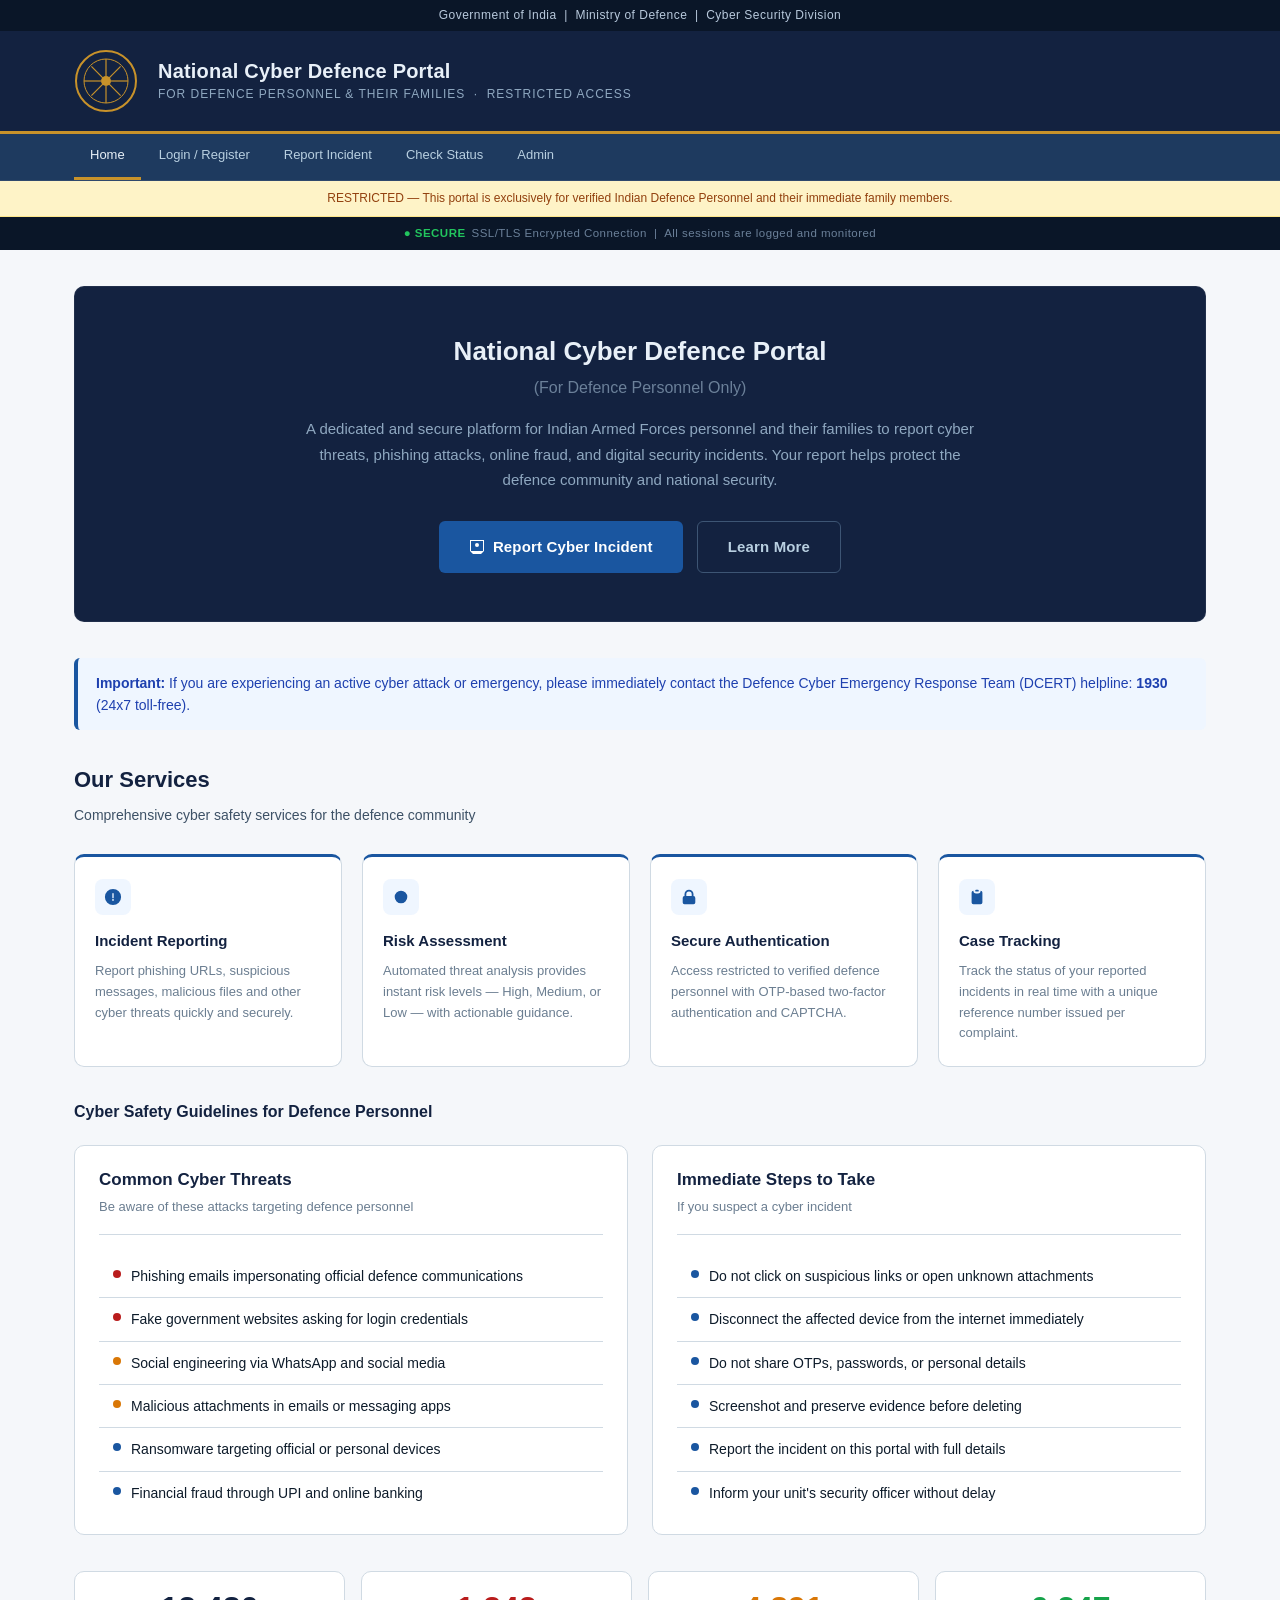
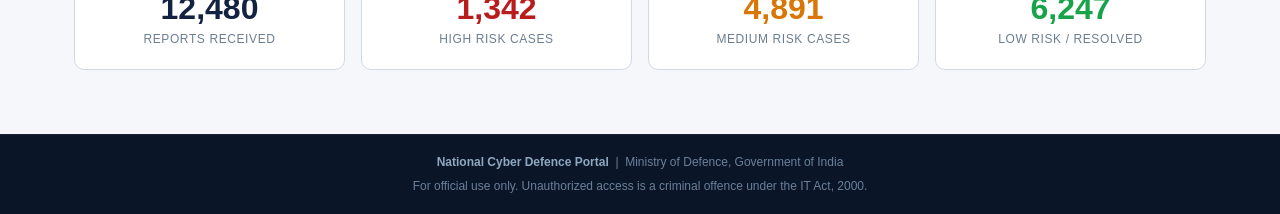
<file: index.html>
<!DOCTYPE html>
<html lang="en">
<head>
  <meta charset="UTF-8">
  <meta name="viewport" content="width=device-width, initial-scale=1.0">
  <title>National Cyber Defence Portal — Home</title>
  <link rel="stylesheet" href="style.css">
</head>
<body>

  <div class="top-strip">
    Government of India &nbsp;|&nbsp; Ministry of Defence &nbsp;|&nbsp; Cyber Security Division
  </div>

  <header>
    <div class="header-inner">
      <svg class="emblem" viewBox="0 0 64 64" fill="none" xmlns="http://www.w3.org/2000/svg" aria-hidden="true">
        <circle cx="32" cy="32" r="30" stroke="#c8922a" stroke-width="2" fill="none"/>
        <circle cx="32" cy="32" r="22" stroke="#c8922a" stroke-width="1" fill="none"/>
        <circle cx="32" cy="32" r="5" fill="#c8922a"/>
        <line x1="32" y1="10" x2="32" y2="27" stroke="#c8922a" stroke-width="1.2"/>
        <line x1="32" y1="37" x2="32" y2="54" stroke="#c8922a" stroke-width="1.2"/>
        <line x1="10" y1="32" x2="27" y2="32" stroke="#c8922a" stroke-width="1.2"/>
        <line x1="37" y1="32" x2="54" y2="32" stroke="#c8922a" stroke-width="1.2"/>
        <line x1="17.4" y1="17.4" x2="28.8" y2="28.8" stroke="#c8922a" stroke-width="1.2"/>
        <line x1="35.2" y1="35.2" x2="46.6" y2="46.6" stroke="#c8922a" stroke-width="1.2"/>
        <line x1="46.6" y1="17.4" x2="35.2" y2="28.8" stroke="#c8922a" stroke-width="1.2"/>
        <line x1="28.8" y1="35.2" x2="17.4" y2="46.6" stroke="#c8922a" stroke-width="1.2"/>
      </svg>
      <div class="header-text">
        <h1>National Cyber Defence Portal</h1>
        <div class="subtitle">For Defence Personnel &amp; Their Families &nbsp;·&nbsp; Restricted Access</div>
      </div>
    </div>
  </header>

  <nav>
    <div class="nav-inner">
      <a href="index.html" class="active">Home</a>
      <a href="auth.html">Login / Register</a>
      <a href="report.html">Report Incident</a>
      <a href="result.html">Check Status</a>
      <a href="admin.html">Admin</a>
    </div>
  </nav>

  <div class="notice-bar">
    RESTRICTED — This portal is exclusively for verified Indian Defence Personnel and their immediate family members.
  </div>

  <div class="secure-strip">
    <span>&#9679; SECURE</span>SSL/TLS Encrypted Connection &nbsp;|&nbsp; All sessions are logged and monitored
  </div>

  <main>

    <!-- HERO -->
    <div class="hero">
      <h2>National Cyber Defence Portal<br><small style="font-size:16px; font-weight:400; color:#6b8099;">(For Defence Personnel Only)</small></h2>
      <p>
        A dedicated and secure platform for Indian Armed Forces personnel and their families to report
        cyber threats, phishing attacks, online fraud, and digital security incidents. Your report
        helps protect the defence community and national security.
      </p>
      <div class="hero-actions">
        <a href="auth.html" class="btn btn-primary btn-lg">
          <svg width="16" height="16" viewBox="0 0 16 16" fill="currentColor" aria-hidden="true"><path d="M2 2h12v10H2V2zM1 1v11l3 3h8l3-3V1H1zM8 8a2 2 0 100-4 2 2 0 000 4z"/></svg>
          Report Cyber Incident
        </a>
        <a href="#about" class="btn btn-secondary btn-lg" style="color:#b8cfe0; border-color:#3d5574;">
          Learn More
        </a>
      </div>
    </div>

    <!-- ALERT INFO -->
    <div class="alert alert-info" style="margin-bottom:32px;">
      <div><strong>Important:</strong> If you are experiencing an active cyber attack or emergency, please immediately contact the Defence Cyber Emergency Response Team (DCERT) helpline: <strong>1930</strong> (24x7 toll-free).</div>
    </div>

    <!-- FEATURE CARDS -->
    <div id="about" class="page-title">
      <h2>Our Services</h2>
      <p>Comprehensive cyber safety services for the defence community</p>
    </div>

    <div class="feature-grid">
      <div class="feature-card">
        <div class="feature-icon">
          <svg width="18" height="18" viewBox="0 0 20 20" fill="#1a56a0" aria-hidden="true"><path fill-rule="evenodd" d="M10 1a9 9 0 100 18A9 9 0 0010 1zm-.75 5.25a.75.75 0 011.5 0v4.5a.75.75 0 01-1.5 0v-4.5zm.75 8a1 1 0 100-2 1 1 0 000 2z" clip-rule="evenodd"/></svg>
        </div>
        <h3>Incident Reporting</h3>
        <p>Report phishing URLs, suspicious messages, malicious files and other cyber threats quickly and securely.</p>
      </div>
      <div class="feature-card">
        <div class="feature-icon">
          <svg width="18" height="18" viewBox="0 0 20 20" fill="#1a56a0" aria-hidden="true"><path d="M9 12a1 1 0 102 0V8a1 1 0 10-2 0v4zM10 17a7 7 0 100-14 7 7 0 000 14z"/></svg>
        </div>
        <h3>Risk Assessment</h3>
        <p>Automated threat analysis provides instant risk levels — High, Medium, or Low — with actionable guidance.</p>
      </div>
      <div class="feature-card">
        <div class="feature-icon">
          <svg width="18" height="18" viewBox="0 0 20 20" fill="#1a56a0" aria-hidden="true"><path fill-rule="evenodd" d="M5 9V7a5 5 0 0110 0v2a2 2 0 012 2v5a2 2 0 01-2 2H5a2 2 0 01-2-2v-5a2 2 0 012-2zm8-2v2H7V7a3 3 0 016 0z" clip-rule="evenodd"/></svg>
        </div>
        <h3>Secure Authentication</h3>
        <p>Access restricted to verified defence personnel with OTP-based two-factor authentication and CAPTCHA.</p>
      </div>
      <div class="feature-card">
        <div class="feature-icon">
          <svg width="18" height="18" viewBox="0 0 20 20" fill="#1a56a0" aria-hidden="true"><path d="M9 2a1 1 0 000 2h2a1 1 0 100-2H9zM4 5a2 2 0 012-2 3 3 0 003 3h2a3 3 0 003-3 2 2 0 012 2v11a2 2 0 01-2 2H6a2 2 0 01-2-2V5z"/></svg>
        </div>
        <h3>Case Tracking</h3>
        <p>Track the status of your reported incidents in real time with a unique reference number issued per complaint.</p>
      </div>
    </div>

    <!-- CYBER SAFETY SECTION -->
    <div class="section-head" style="margin-top:12px;">
      <h3>Cyber Safety Guidelines for Defence Personnel</h3>
    </div>

    <div class="grid-2">
      <div class="card-sm">
        <div class="card-header">
          <h2>Common Cyber Threats</h2>
          <p>Be aware of these attacks targeting defence personnel</p>
        </div>
        <ul class="action-list">
          <li><span class="action-dot" style="background:#b91c1c;"></span>Phishing emails impersonating official defence communications</li>
          <li><span class="action-dot" style="background:#b91c1c;"></span>Fake government websites asking for login credentials</li>
          <li><span class="action-dot" style="background:#d97706;"></span>Social engineering via WhatsApp and social media</li>
          <li><span class="action-dot" style="background:#d97706;"></span>Malicious attachments in emails or messaging apps</li>
          <li><span class="action-dot" style="background:#1a56a0;"></span>Ransomware targeting official or personal devices</li>
          <li><span class="action-dot" style="background:#1a56a0;"></span>Financial fraud through UPI and online banking</li>
        </ul>
      </div>
      <div class="card-sm">
        <div class="card-header">
          <h2>Immediate Steps to Take</h2>
          <p>If you suspect a cyber incident</p>
        </div>
        <ul class="action-list">
          <li><span class="action-dot"></span>Do not click on suspicious links or open unknown attachments</li>
          <li><span class="action-dot"></span>Disconnect the affected device from the internet immediately</li>
          <li><span class="action-dot"></span>Do not share OTPs, passwords, or personal details</li>
          <li><span class="action-dot"></span>Screenshot and preserve evidence before deleting</li>
          <li><span class="action-dot"></span>Report the incident on this portal with full details</li>
          <li><span class="action-dot"></span>Inform your unit's security officer without delay</li>
        </ul>
      </div>
    </div>

    <!-- STATISTICS STRIP -->
    <div style="margin-top:36px;">
      <div class="stats-grid">
        <div class="stat-card">
          <div class="stat-num">12,480</div>
          <div class="stat-label">Reports Received</div>
        </div>
        <div class="stat-card stat-high">
          <div class="stat-num">1,342</div>
          <div class="stat-label">High Risk Cases</div>
        </div>
        <div class="stat-card stat-medium">
          <div class="stat-num">4,891</div>
          <div class="stat-label">Medium Risk Cases</div>
        </div>
        <div class="stat-card stat-low">
          <div class="stat-num">6,247</div>
          <div class="stat-label">Low Risk / Resolved</div>
        </div>
      </div>
    </div>

  </main>

  <footer>
    <strong>National Cyber Defence Portal</strong> &nbsp;|&nbsp; Ministry of Defence, Government of India<br>
    <span style="margin-top:4px; display:block;">For official use only. Unauthorized access is a criminal offence under the IT Act, 2000.</span>
  </footer>

</body>
</html>
</file>
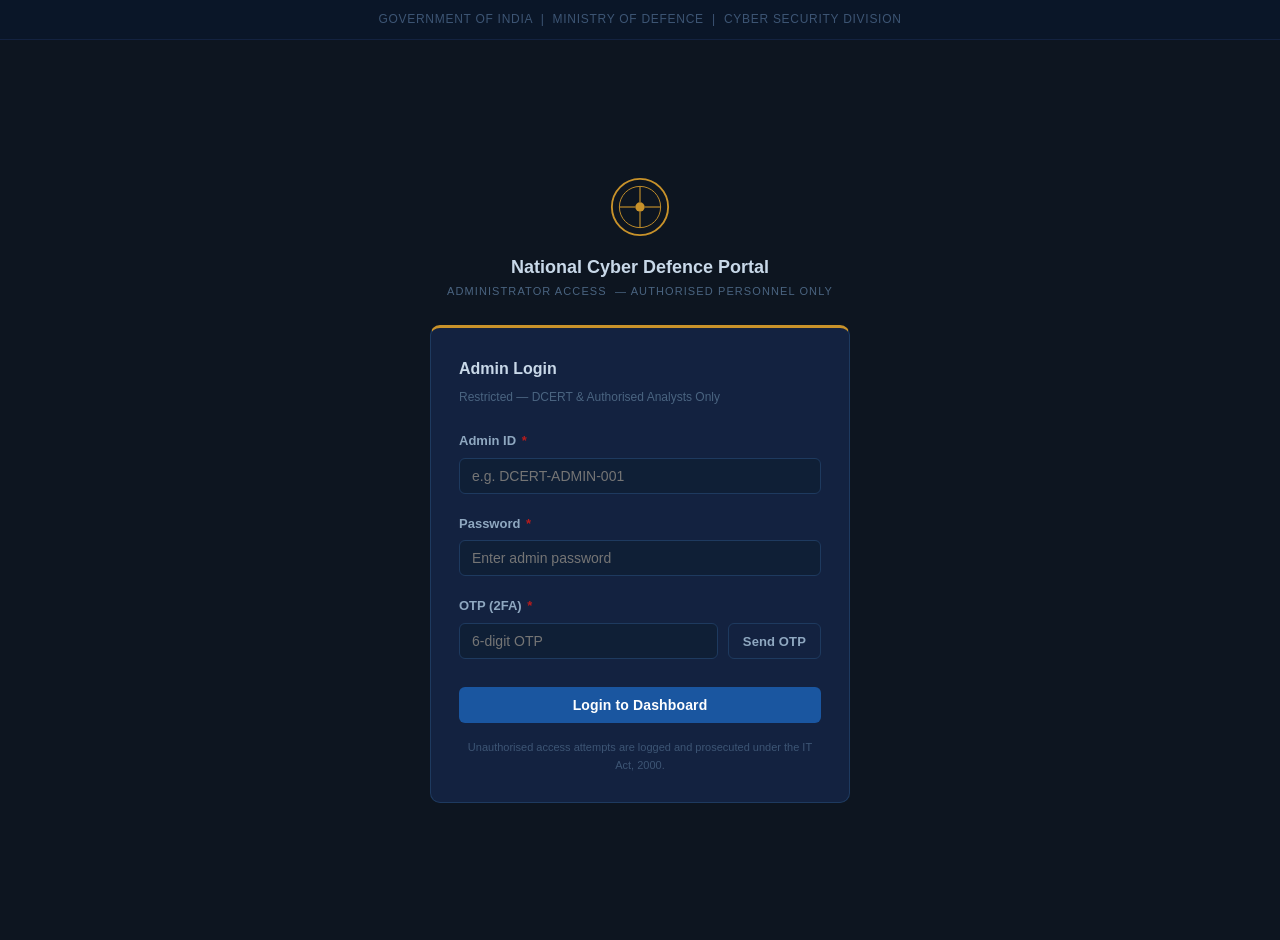
<file: admin.html>
<!DOCTYPE html>
<html lang="en">
<head>
  <meta charset="UTF-8">
  <meta name="viewport" content="width=device-width, initial-scale=1.0">
  <title>Admin Dashboard — National Cyber Defence Portal</title>
  <link rel="stylesheet" href="style.css">
  <style>
    body { background: #0d1520; }
    .admin-login-wrap {
      min-height: 100vh;
      display: flex;
      align-items: center;
      justify-content: center;
      padding: 24px;
    }
    .dashboard-page { display: none; background: var(--bg); }
    .dashboard-page.visible { display: block; }
    .admin-bar {
      background: #0f1f36;
      padding: 12px 24px;
      display: flex;
      align-items: center;
      justify-content: space-between;
      border-bottom: 2px solid #c8922a;
    }
    .admin-bar .portal-name {
      font-size: 14px;
      font-weight: 700;
      color: #8fa8c0;
      letter-spacing: 0.04em;
    }
    .admin-bar .admin-user {
      font-size: 13px;
      color: #6b8099;
    }
    .admin-bar .admin-user strong { color: #8fa8c0; }
  </style>
</head>
<body>

  <!-- ══ ADMIN LOGIN ══ -->
  <div id="loginPage">
    <div style="background:#0a1628; padding:10px 24px; text-align:center; font-size:12px; color:#3d5574; letter-spacing:0.06em; border-bottom:1px solid #132240;">
      GOVERNMENT OF INDIA &nbsp;|&nbsp; MINISTRY OF DEFENCE &nbsp;|&nbsp; CYBER SECURITY DIVISION
    </div>
    <div class="admin-login-wrap">
      <div style="width:100%; max-width:420px;">
        <!-- Emblem -->
        <div style="text-align:center; margin-bottom:24px;">
          <svg width="60" height="60" viewBox="0 0 64 64" fill="none" xmlns="http://www.w3.org/2000/svg" aria-hidden="true">
            <circle cx="32" cy="32" r="30" stroke="#c8922a" stroke-width="2" fill="none"/>
            <circle cx="32" cy="32" r="22" stroke="#c8922a" stroke-width="1" fill="none"/>
            <circle cx="32" cy="32" r="5" fill="#c8922a"/>
            <line x1="32" y1="10" x2="32" y2="27" stroke="#c8922a" stroke-width="1.2"/>
            <line x1="32" y1="37" x2="32" y2="54" stroke="#c8922a" stroke-width="1.2"/>
            <line x1="10" y1="32" x2="27" y2="32" stroke="#c8922a" stroke-width="1.2"/>
            <line x1="37" y1="32" x2="54" y2="32" stroke="#c8922a" stroke-width="1.2"/>
          </svg>
          <div style="font-size:18px; font-weight:700; color:#c8d8e8; margin-top:12px; line-height:1.3;">National Cyber Defence Portal</div>
          <div style="font-size:11px; color:#4a6480; text-transform:uppercase; letter-spacing:0.1em; margin-top:4px;">Administrator Access &nbsp;— Authorised Personnel Only</div>
        </div>

        <div style="background:#132240; border:1px solid #1e3a5f; border-top: 3px solid #c8922a; border-radius:10px; padding:28px 28px;">
          <h2 style="font-size:16px; font-weight:600; color:#c8d8e8; margin-bottom:6px;">Admin Login</h2>
          <p style="font-size:12px; color:#4a6480; margin-bottom:24px;">Restricted — DCERT &amp; Authorised Analysts Only</p>

          <form id="adminLoginForm" onsubmit="adminLogin(event)" novalidate>
            <div class="form-group">
              <label for="adminId" style="color:#8fa8c0;">Admin ID <span class="required">*</span></label>
              <input type="text" id="adminId" placeholder="e.g. DCERT-ADMIN-001" style="background:#0f1f36; border-color:#1e3a5f; color:#c8d8e8;" required>
            </div>
            <div class="form-group">
              <label for="adminPass" style="color:#8fa8c0;">Password <span class="required">*</span></label>
              <input type="password" id="adminPass" placeholder="Enter admin password" style="background:#0f1f36; border-color:#1e3a5f; color:#c8d8e8;" required>
            </div>
            <div class="form-group">
              <label for="adminOtp" style="color:#8fa8c0;">OTP (2FA) <span class="required">*</span></label>
              <div class="otp-row">
                <input type="text" id="adminOtp" placeholder="6-digit OTP" maxlength="6" inputmode="numeric" style="background:#0f1f36; border-color:#1e3a5f; color:#c8d8e8;" required>
                <button type="button" class="btn btn-secondary btn-sm" id="adminSendOtpBtn" style="border-color:#1e3a5f; color:#8fa8c0; white-space:nowrap;" onclick="sendAdminOTP()">Send OTP</button>
              </div>
              <div style="font-size:12px; color:#4a6480; margin-top:6px;" id="adminOtpHint"></div>
            </div>
            <button type="submit" class="btn btn-primary btn-full" style="margin-top:8px;" id="adminLoginBtn">Login to Dashboard</button>
          </form>

          <p style="font-size:11px; color:#3d5574; text-align:center; margin-top:16px;">
            Unauthorised access attempts are logged and prosecuted under the IT Act, 2000.
          </p>
        </div>
      </div>
    </div>
  </div>

  <!-- ══ DASHBOARD ══ -->
  <div id="dashboardPage" class="dashboard-page">

    <div class="admin-bar">
      <div class="portal-name">&#128737; NCDP Admin Console</div>
      <div class="admin-user">Logged in as: <strong id="loggedInAdmin">DCERT-ADMIN-001</strong> &nbsp;|&nbsp; <a href="#" onclick="logout()" style="color:#c8922a; text-decoration:none; font-size:13px;">Logout</a></div>
    </div>

    <div style="background:#132240; padding:10px 24px; font-size:12px; color:#4a6480; border-bottom:1px solid #1e3a5f;">
      Last login: <strong style="color:#6b8099;">13 Apr 2024, 09:14 IST</strong> &nbsp;|&nbsp; Session expires in: <strong style="color:#6b8099;" id="sessionTimer">30:00</strong>
    </div>

    <div style="background: var(--bg); min-height: 100vh; padding: 28px 24px;">
      <div style="max-width: 1180px; margin: 0 auto;">

        <div class="page-title">
          <h2>Incident Management Dashboard</h2>
          <p>Overview of all submitted cyber incident reports</p>
        </div>

        <!-- STATS -->
        <div class="stats-grid">
          <div class="stat-card">
            <div class="stat-num" id="sTotal">147</div>
            <div class="stat-label">Total Cases</div>
          </div>
          <div class="stat-card stat-high">
            <div class="stat-num" id="sHigh">32</div>
            <div class="stat-label">High Risk</div>
          </div>
          <div class="stat-card stat-medium">
            <div class="stat-num" id="sMedium">61</div>
            <div class="stat-label">Medium Risk</div>
          </div>
          <div class="stat-card stat-low">
            <div class="stat-num" id="sLow">54</div>
            <div class="stat-label">Low Risk</div>
          </div>
          <div class="stat-card">
            <div class="stat-num" style="color:#1a56a0;" id="sOpen">18</div>
            <div class="stat-label">Open Cases</div>
          </div>
          <div class="stat-card">
            <div class="stat-num" style="color:#166534;" id="sResolved">129</div>
            <div class="stat-label">Resolved</div>
          </div>
        </div>

        <!-- FILTERS -->
        <div class="card" style="margin-bottom:20px;">
          <div class="section-head" style="margin-bottom:16px;">
            <h3>Filter Complaints</h3>
            <button class="btn btn-secondary btn-sm" onclick="resetFilters()">Reset Filters</button>
          </div>
          <div class="filter-row">
            <select id="filterRisk" onchange="applyFilters()">
              <option value="">All Risk Levels</option>
              <option value="High">High Risk</option>
              <option value="Medium">Medium Risk</option>
              <option value="Low">Low Risk</option>
            </select>
            <select id="filterType" onchange="applyFilters()">
              <option value="">All Incident Types</option>
              <option value="URL">Suspicious URL</option>
              <option value="Message">Suspicious Message</option>
              <option value="File">Suspicious File</option>
              <option value="Financial">Financial Fraud</option>
              <option value="Account">Account Compromise</option>
            </select>
            <select id="filterStatus" onchange="applyFilters()">
              <option value="">All Statuses</option>
              <option value="Open">Open</option>
              <option value="Under Review">Under Review</option>
              <option value="Resolved">Resolved</option>
              <option value="Escalated">Escalated</option>
            </select>
            <input type="text" id="filterDate" placeholder="Filter by date (DD/MM/YYYY)" style="min-width:180px;" oninput="applyFilters()">
            <input type="text" id="filterSearch" placeholder="Search name / ref no." style="min-width:180px;" oninput="applyFilters()">
          </div>
        </div>

        <!-- TABLE -->
        <div class="card">
          <div class="section-head">
            <h3>Complaints Register <span id="rowCount" style="font-size:13px; font-weight:400; color: var(--text-muted); margin-left:8px;"></span></h3>
            <button class="btn btn-secondary btn-sm" onclick="alert('Export functionality requires backend integration.')">&#8659; Export CSV</button>
          </div>
          <div class="table-wrap">
            <table id="complaintsTable">
              <thead>
                <tr>
                  <th>Ref. No.</th>
                  <th>Name</th>
                  <th>Personnel ID</th>
                  <th>Incident Type</th>
                  <th>Risk Level</th>
                  <th>Status</th>
                  <th>Date</th>
                  <th>Action</th>
                </tr>
              </thead>
              <tbody id="tableBody">
                <!-- populated by JS -->
              </tbody>
            </table>
          </div>
          <div style="text-align:center; padding:16px; font-size:13px; color: var(--text-muted);" id="noResults" style="display:none;">No records match the selected filters.</div>
        </div>

      </div>
    </div>
  </div>

  <script>
    const BACKEND = "http://127.0.0.1:5000";

    let complaints = [];
    let filtered = [];
    let currentAdminId = '';

    // ── Fetch real reports from backend ───────────────────────────────
    async function loadReports() {
      try {
        const res = await fetch(`${BACKEND}/reports`);
        const data = await res.json();
        // Normalise field names from backend → table format
        complaints = data.map(r => ({
          ref:    r.ref    || '—',
          name:   r.name   || '—',
          pid:    r.pid    || '—',
          type:   r.type   || '—',
          risk:   r.risk   ? (r.risk.charAt(0).toUpperCase() + r.risk.slice(1).toLowerCase()) : 'Low',
          status: r.status || 'Open',
          date:   r.date   || '—',
          // keep full record for View modal
          _raw: r
        }));
        filtered = [...complaints];
        updateStats(complaints);
        renderTable(filtered);
      } catch (err) {
        console.error('Failed to load reports:', err);
      }
    }

    function updateStats(data) {
      document.getElementById('sTotal').textContent    = data.length;
      document.getElementById('sHigh').textContent     = data.filter(r => r.risk === 'High').length;
      document.getElementById('sMedium').textContent   = data.filter(r => r.risk === 'Medium').length;
      document.getElementById('sLow').textContent      = data.filter(r => r.risk === 'Low').length;
      document.getElementById('sOpen').textContent     = data.filter(r => r.status === 'Open').length;
      document.getElementById('sResolved').textContent = data.filter(r => r.status === 'Resolved').length;
    }

    // ── OTP: send to backend ──────────────────────────────────────────
    async function sendAdminOTP() {
      const adminId = document.getElementById('adminId').value.trim();
      const password = document.getElementById('adminPass').value.trim();

      if (!adminId || !password) {
        alert('Please enter Admin ID and Password before requesting OTP.');
        return;
      }

      const btn = document.getElementById('adminSendOtpBtn');
      btn.disabled = true;
      btn.textContent = 'Sending...';

      try {
        const res = await fetch(`${BACKEND}/admin-login`, {
          method: 'POST',
          headers: { 'Content-Type': 'application/json' },
          body: JSON.stringify({ admin_id: adminId, password: password })
        });

        const data = await res.json();

        if (data.success) {
          currentAdminId = adminId;
          btn.textContent = 'OTP Sent ✓';
          startAdminOtpTimer();
          alert('OTP sent to the registered admin email. Please check your inbox.');
        } else {
          alert('Error: ' + (data.message || 'Could not send OTP. Check Admin ID and Password.'));
          btn.disabled = false;
          btn.textContent = 'Send OTP';
        }
      } catch (err) {
        alert('Cannot reach backend. Make sure Flask is running on port 5000.\n\n' + err.message);
        btn.disabled = false;
        btn.textContent = 'Send OTP';
      }
    }

    // ── OTP countdown ─────────────────────────────────────────────────
    let adminOtpSecs = 240;
    let adminOtpTimer = null;

    function startAdminOtpTimer() {
      adminOtpSecs = 240;
      updateAdminHint();
      if (adminOtpTimer) clearInterval(adminOtpTimer);
      adminOtpTimer = setInterval(() => {
        adminOtpSecs--;
        updateAdminHint();
        if (adminOtpSecs <= 0) {
          clearInterval(adminOtpTimer);
          document.getElementById('adminOtpHint').innerHTML = 'OTP <strong style="color:#b91c1c;">expired</strong>. Click Send OTP again.';
          const btn = document.getElementById('adminSendOtpBtn');
          btn.disabled = false;
          btn.textContent = 'Resend OTP';
        }
      }, 1000);
    }

    function updateAdminHint() {
      const m = Math.floor(adminOtpSecs / 60);
      const s = adminOtpSecs % 60;
      document.getElementById('adminOtpHint').innerHTML =
        'OTP expires in <strong>' + m + ':' + String(s).padStart(2, '0') + '</strong>. Do not share with anyone.';
    }

    // ── Login: verify OTP with backend ────────────────────────────────
    async function adminLogin(e) {
      e.preventDefault();

      const adminId = document.getElementById('adminId').value.trim();
      const pass = document.getElementById('adminPass').value.trim();
      const otp = document.getElementById('adminOtp').value.trim();

      if (!adminId || !pass || !otp) {
        alert('All fields are required.');
        return;
      }

      if (!currentAdminId) {
        alert('Please click "Send OTP" first to receive your verification code.');
        return;
      }

      const loginBtn = document.getElementById('adminLoginBtn');
      loginBtn.disabled = true;
      loginBtn.textContent = 'Verifying...';

      try {
        const res = await fetch(`${BACKEND}/admin-verify`, {
          method: 'POST',
          headers: { 'Content-Type': 'application/json' },
          body: JSON.stringify({ admin_id: currentAdminId, otp: otp })
        });

        const data = await res.json();

        if (data.success) {
          // OTP verified — show dashboard
          document.getElementById('loginPage').style.display = 'none';
          document.body.style.background = 'var(--bg)';
          document.getElementById('loggedInAdmin').textContent = currentAdminId;
          const dp = document.getElementById('dashboardPage');
          dp.classList.add('visible');
          loadReports();
          startSessionTimer();
          if (adminOtpTimer) clearInterval(adminOtpTimer);
        } else {
          alert('Invalid OTP: ' + (data.message || 'Please try again.'));
          loginBtn.disabled = false;
          loginBtn.textContent = 'Login to Dashboard';
        }
      } catch (err) {
        alert('Cannot reach backend. Make sure Flask is running on port 5000.\n\n' + err.message);
        loginBtn.disabled = false;
        loginBtn.textContent = 'Login to Dashboard';
      }
    }

    // ── Table helpers ─────────────────────────────────────────────────
    function riskBadge(r) {
      if (r==='High') return '<span class="badge badge-high">High</span>';
      if (r==='Medium') return '<span class="badge badge-medium">Medium</span>';
      return '<span class="badge badge-low">Low</span>';
    }

    function statusBadge(s) {
      if (s==='Escalated') return '<span class="badge badge-high">' + s + '</span>';
      if (s==='Open') return '<span class="badge badge-info">' + s + '</span>';
      if (s==='Under Review') return '<span class="badge badge-medium">' + s + '</span>';
      return '<span class="badge badge-gray">' + s + '</span>';
    }

    let filteredIndex = [];   // maps rendered row index → complaints[] index

    function renderTable(data) {
      const tbody = document.getElementById('tableBody');
      const noRes = document.getElementById('noResults');
      // build index map
      filteredIndex = data.map((r, _) => complaints.indexOf(r));
      document.getElementById('rowCount').textContent = '(' + data.length + ' records)';
      if (!data.length) {
        tbody.innerHTML = '';
        noRes.style.display = 'block';
        return;
      }
      noRes.style.display = 'none';
      tbody.innerHTML = data.map((r, i) => `
        <tr>
          <td style="font-family:'Courier New',monospace; font-size:12px; color:#1a56a0;">${r.ref}</td>
          <td style="font-weight:500;">${r.name}</td>
          <td style="font-size:12px; color:var(--text-muted);">${r.pid}</td>
          <td>${r.type}</td>
          <td>${riskBadge(r.risk)}</td>
          <td>${statusBadge(r.status)}</td>
          <td style="font-size:13px;">${r.date}</td>
          <td><button class="btn btn-secondary btn-sm" onclick="viewCase(filteredIndex[${i}])">View</button></td>
        </tr>
      `).join('');
    }

    function viewCase(idx) {
      const r = complaints[idx] ? (complaints[idx]._raw || complaints[idx]) : null;
      if (!r) { alert('Case data not found.'); return; }
      alert(
        'Ref No: ' + (r.ref || '—') + '\n' +
        'Name: ' + (r.name || '—') + '\n' +
        'Personnel ID: ' + (r.pid || '—') + '\n' +
        'Type: ' + (r.type || '—') + '\n' +
        'Platform: ' + (r.platform || '—') + '\n' +
        'Risk: ' + (r.risk || '—') + '\n' +
        'Status: ' + (r.status || '—') + '\n' +
        'Date: ' + (r.date || '—') + '\n' +
        'Fraud Score: ' + (r.fraudScore || r.aiPercentage || '—') + '\n' +
        'Reported Text: ' + (r.reportedText || '—') + '\n' +
        'Description: ' + (r.note || r.description || '—') + '\n' +
        'Evidence: ' + (r.evidence || '—')
      );
    }

    function applyFilters() {
      const risk = document.getElementById('filterRisk').value;
      const type = document.getElementById('filterType').value;
      const status = document.getElementById('filterStatus').value;
      const date = document.getElementById('filterDate').value.trim();
      const search = document.getElementById('filterSearch').value.trim().toLowerCase();

      filtered = complaints.filter(r => {
        return (!risk || r.risk === risk)
          && (!type || r.type === type)
          && (!status || r.status === status)
          && (!date || r.date.includes(date))
          && (!search || r.name.toLowerCase().includes(search) || r.ref.toLowerCase().includes(search) || r.pid.toLowerCase().includes(search));
      });
      updateStats(filtered);
      renderTable(filtered);
    }

    function resetFilters() {
      ['filterRisk','filterType','filterStatus'].forEach(id => document.getElementById(id).value = '');
      document.getElementById('filterDate').value = '';
      document.getElementById('filterSearch').value = '';
      filtered = [...complaints];
      updateStats(filtered);
      renderTable(filtered);
    }

    function logout() {
      if (confirm('Log out of admin session?')) {
        document.getElementById('loginPage').style.display = 'block';
        document.body.style.background = '#0d1520';
        document.getElementById('dashboardPage').classList.remove('visible');
        document.getElementById('adminLoginForm').reset();
        document.getElementById('adminOtpHint').textContent = '';
        const btn = document.getElementById('adminSendOtpBtn');
        btn.disabled = false;
        btn.textContent = 'Send OTP';
        const loginBtn = document.getElementById('adminLoginBtn');
        loginBtn.disabled = false;
        loginBtn.textContent = 'Login to Dashboard';
        currentAdminId = '';
        if (adminOtpTimer) clearInterval(adminOtpTimer);
        if (sessionInterval) clearInterval(sessionInterval);
      }
    }

    // ── Session countdown ─────────────────────────────────────────────
    let sessionSecs = 1800;
    let sessionInterval = null;

    function startSessionTimer() {
      sessionSecs = 1800;
      sessionInterval = setInterval(() => {
        sessionSecs--;
        const m = Math.floor(sessionSecs / 60);
        const s = sessionSecs % 60;
        const el = document.getElementById('sessionTimer');
        if (el) el.textContent = m + ':' + String(s).padStart(2, '0');
        if (sessionSecs <= 0) {
          clearInterval(sessionInterval);
          alert('Session expired. Please login again.');
          logout();
        }
      }, 1000);
    }
  </script>

</body>
</html>
</file>
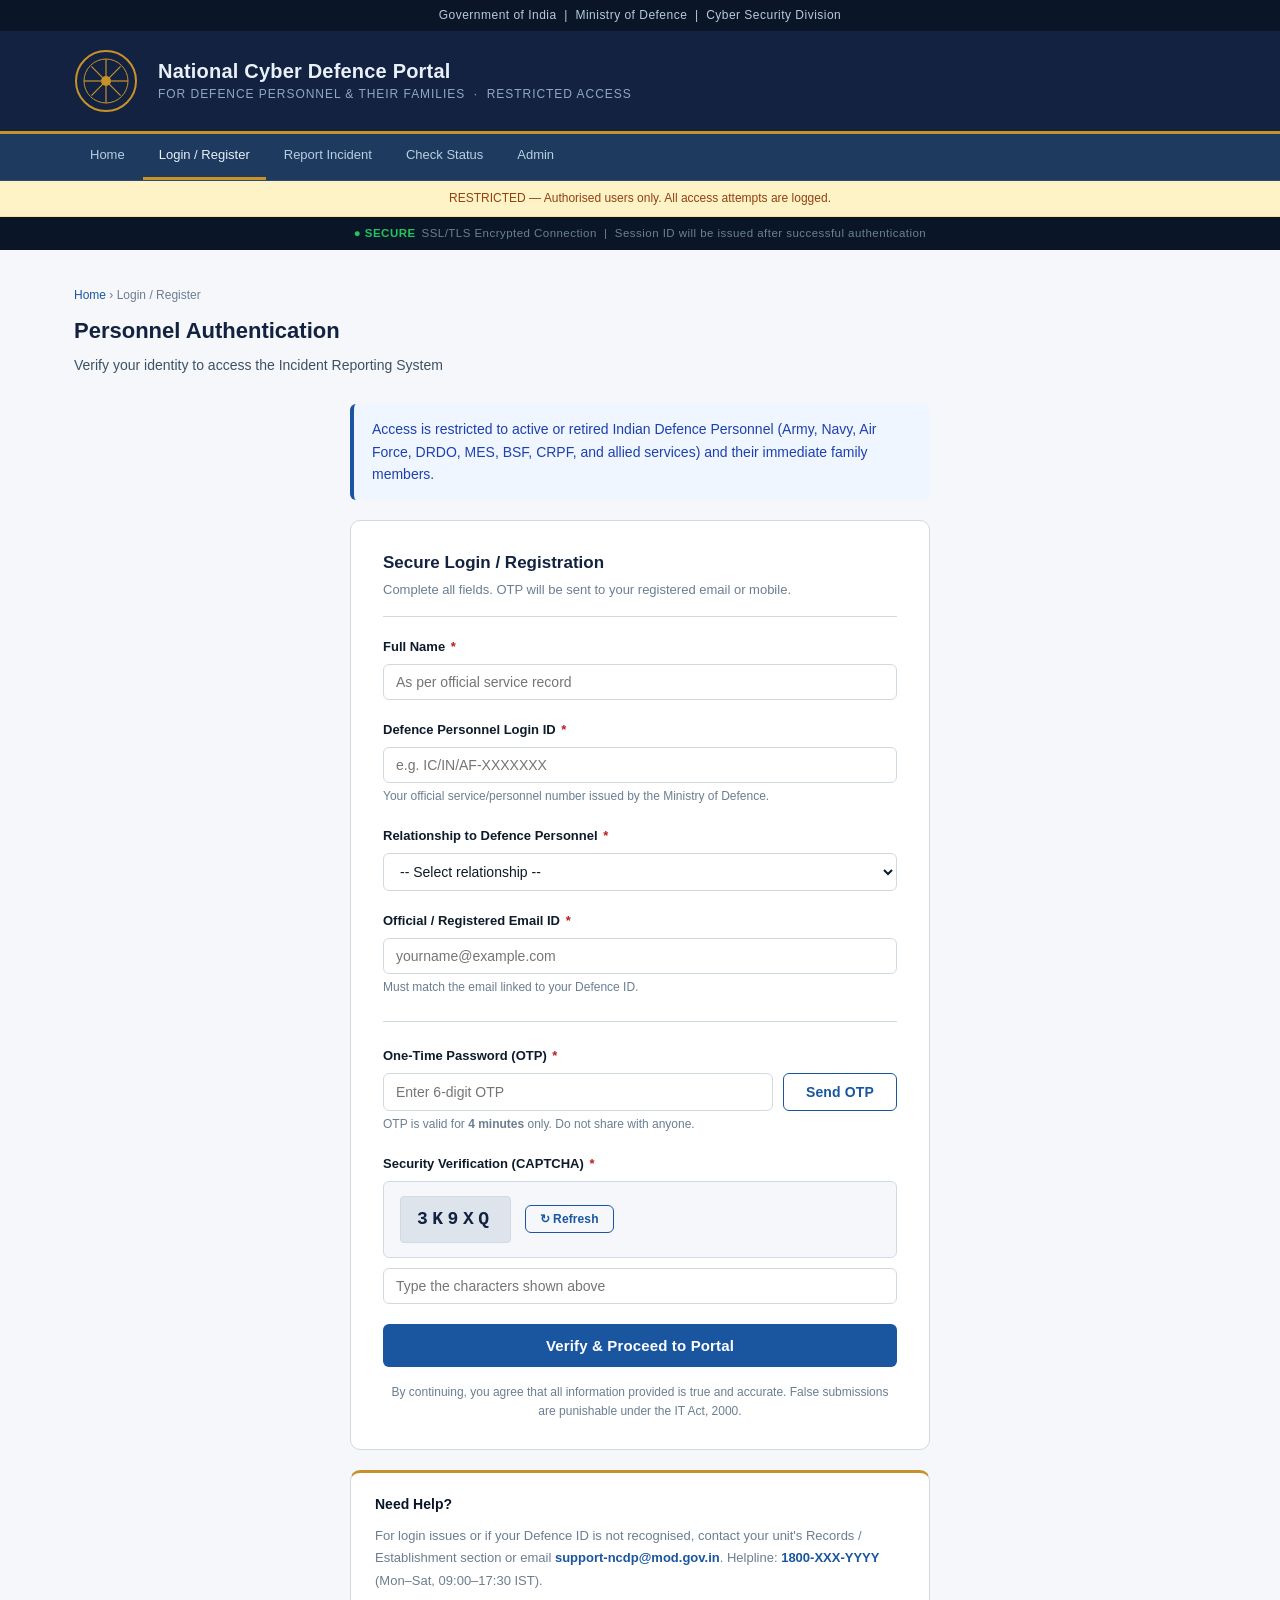
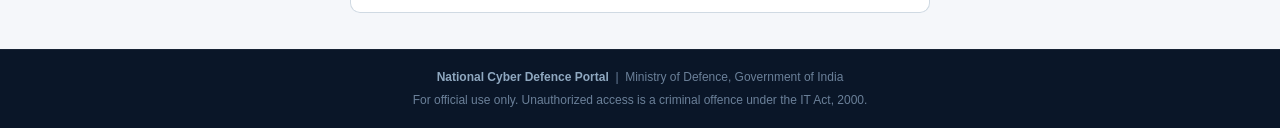
<file: auth.html>
<!DOCTYPE html>
<html lang="en">
<head>
  <meta charset="UTF-8">
  <meta name="viewport" content="width=device-width, initial-scale=1.0">
  <title>Login / Register — National Cyber Defence Portal</title>
  <link rel="stylesheet" href="style.css">
</head>
<body>

  <div class="top-strip">Government of India &nbsp;|&nbsp; Ministry of Defence &nbsp;|&nbsp; Cyber Security Division</div>

  <header>
    <div class="header-inner">
      <svg class="emblem" viewBox="0 0 64 64" fill="none" xmlns="http://www.w3.org/2000/svg" aria-hidden="true">
        <circle cx="32" cy="32" r="30" stroke="#c8922a" stroke-width="2" fill="none"/>
        <circle cx="32" cy="32" r="22" stroke="#c8922a" stroke-width="1" fill="none"/>
        <circle cx="32" cy="32" r="5" fill="#c8922a"/>
        <line x1="32" y1="10" x2="32" y2="27" stroke="#c8922a" stroke-width="1.2"/>
        <line x1="32" y1="37" x2="32" y2="54" stroke="#c8922a" stroke-width="1.2"/>
        <line x1="10" y1="32" x2="27" y2="32" stroke="#c8922a" stroke-width="1.2"/>
        <line x1="37" y1="32" x2="54" y2="32" stroke="#c8922a" stroke-width="1.2"/>
        <line x1="17.4" y1="17.4" x2="28.8" y2="28.8" stroke="#c8922a" stroke-width="1.2"/>
        <line x1="35.2" y1="35.2" x2="46.6" y2="46.6" stroke="#c8922a" stroke-width="1.2"/>
        <line x1="46.6" y1="17.4" x2="35.2" y2="28.8" stroke="#c8922a" stroke-width="1.2"/>
        <line x1="28.8" y1="35.2" x2="17.4" y2="46.6" stroke="#c8922a" stroke-width="1.2"/>
      </svg>
      <div class="header-text">
        <h1>National Cyber Defence Portal</h1>
        <div class="subtitle">For Defence Personnel &amp; Their Families &nbsp;·&nbsp; Restricted Access</div>
      </div>
    </div>
  </header>

  <nav>
    <div class="nav-inner">
      <a href="index.html">Home</a>
      <a href="auth.html" class="active">Login / Register</a>
      <a href="report.html">Report Incident</a>
      <a href="result.html">Check Status</a>
      <a href="admin.html">Admin</a>
    </div>
  </nav>

  <div class="notice-bar">RESTRICTED — Authorised users only. All access attempts are logged.</div>

  <div class="secure-strip">
    <span>&#9679; SECURE</span>SSL/TLS Encrypted Connection &nbsp;|&nbsp; Session ID will be issued after successful authentication
  </div>

  <main>
    <div class="page-title">
      <div class="breadcrumb"><a href="index.html">Home</a> &rsaquo; Login / Register</div>
      <h2>Personnel Authentication</h2>
      <p>Verify your identity to access the Incident Reporting System</p>
    </div>

    <div style="max-width: 580px; margin: 0 auto;">

      <div class="alert alert-info">
        Access is restricted to active or retired Indian Defence Personnel (Army, Navy, Air Force, DRDO, MES, BSF, CRPF, and allied services) and their immediate family members.
      </div>

      <div class="card">
        <div class="card-header">
          <h2>Secure Login / Registration</h2>
          <p>Complete all fields. OTP will be sent to your registered email or mobile.</p>
        </div>

        <form id="authForm" onsubmit="handleSubmit(event)" novalidate>

          <!-- Name -->
          <div class="form-group">
            <label for="fullName">Full Name <span class="required">*</span></label>
            <input type="text" id="fullName" name="fullName" placeholder="As per official service record" autocomplete="name" required>
          </div>

          <!-- Defence Login ID -->
          <div class="form-group">
            <label for="defenceId">Defence Personnel Login ID <span class="required">*</span></label>
            <input type="text" id="defenceId" name="defenceId"
                   placeholder="e.g. IC/IN/AF-XXXXXXX"
                   required>
            <div class="form-hint">Your official service/personnel number issued by the Ministry of Defence.</div>
          </div>

          <!-- Relationship -->
          <div class="form-group">
            <label for="relationship">Relationship to Defence Personnel <span class="required">*</span></label>
            <select id="relationship" name="relationship" required>
              <option value="" disabled selected>-- Select relationship --</option>
              <option value="self">Self (Active Service)</option>
              <option value="self-retired">Self (Retired)</option>
              <option value="spouse">Spouse</option>
              <option value="child">Son / Daughter</option>
              <option value="parent">Parent</option>
              <option value="sibling">Sibling (Dependent)</option>
            </select>
          </div>

          <!-- Email -->
          <div class="form-group">
            <label for="email">Official / Registered Email ID <span class="required">*</span></label>
            <input type="email" id="email" name="email" placeholder="yourname@example.com" autocomplete="email" required>
            <div class="form-hint">Must match the email linked to your Defence ID.</div>
          </div>

          <hr>

          <!-- OTP -->
          <div class="form-group">
            <label for="otp">One-Time Password (OTP) <span class="required">*</span></label>
            <div class="otp-row">
              <input type="text" id="otp" name="otp" placeholder="Enter 6-digit OTP" maxlength="6" inputmode="numeric" pattern="[0-9]{6}" required>
              <button type="button" class="btn btn-secondary" id="sendOtpBtn" onclick="sendOTP()">Send OTP</button>
            </div>
            <div class="form-hint" id="otpHint">OTP is valid for <strong>4 minutes</strong> only. Do not share with anyone.</div>
          </div>

          <!-- CAPTCHA -->
          <div class="form-group">
            <label>Security Verification (CAPTCHA) <span class="required">*</span></label>
            <div class="captcha-box">
              <div class="captcha-img" id="captchaDisplay" aria-label="CAPTCHA code">3K9XQ</div>
              <button type="button" onclick="refreshCaptcha()" class="btn btn-secondary btn-sm" style="font-size:12px;">&#8635; Refresh</button>
            </div>
            <input type="text" id="captchaInput" name="captcha" placeholder="Type the characters shown above" style="margin-top:10px;" required>
          </div>

          <!-- Submit -->
          <div style="margin-top:8px;">
            <button type="submit" class="btn btn-primary btn-full btn-lg">
              Verify &amp; Proceed to Portal
            </button>
          </div>

          <p style="font-size:12px; color:#6b7e91; text-align:center; margin-top:16px;">
            By continuing, you agree that all information provided is true and accurate. False submissions are punishable under the IT Act, 2000.
          </p>

        </form>
      </div>

      <!-- HELP BOX -->
      <div class="card-sm" style="margin-top:20px; border-top: 3px solid #c8922a;">
        <h3 style="font-size:14px; font-weight:600; color:#0a1628; margin-bottom:10px;">Need Help?</h3>
        <p style="font-size:13px; color:#6b7e91; line-height:1.7;">
          For login issues or if your Defence ID is not recognised, contact your unit's Records / Establishment section
          or email <strong style="color:#1a56a0;">support-ncdp@mod.gov.in</strong>. Helpline: <strong style="color:#1a56a0;">1800-XXX-YYYY</strong> (Mon–Sat, 09:00–17:30 IST).
        </p>
      </div>

    </div>
  </main>

  <footer>
    <strong>National Cyber Defence Portal</strong> &nbsp;|&nbsp; Ministry of Defence, Government of India<br>
    <span style="margin-top:4px; display:block;">For official use only. Unauthorized access is a criminal offence under the IT Act, 2000.</span>
  </footer>

  <script>
    const captchas = ['3K9XQ','7M2PL','ZW4RT','B8NVJ','Y5CXK','D3QHR'];
    let currentCaptcha = '3K9XQ';
    let otpTimer = null;
    let otpSeconds = 240;

    function refreshCaptcha() {
      currentCaptcha = captchas[Math.floor(Math.random() * captchas.length)];
      document.getElementById('captchaDisplay').textContent = currentCaptcha;
    }

    async function sendOTP() {
      console.log("OTP button clicked");
      const email = document.getElementById('email').value.trim().toLowerCase();
      const defenceId = document.getElementById('defenceId').value.trim();

      // ✅ Both Defence ID and Email must be filled before sending OTP
      if (!defenceId) {
        alert("Please enter your Defence Personnel ID first.");
        return;
      }
      if (!email) {
        alert("Please enter your registered email first.");
        return;
      }

      const btn = document.getElementById('sendOtpBtn');
      btn.disabled = true;
      btn.textContent = "Sending...";

      try {
        const res = await fetch("http://127.0.0.1:5000/send-otp", {
          method: "POST",
          headers: {
            "Content-Type": "application/json"
          },
          // ✅ Send BOTH defence_id and email to backend for validation
          body: JSON.stringify({ defence_id: defenceId, email: email })
        });

        const data = await res.json();

        if (data.success) {
          btn.textContent = "OTP Sent";
          startOTPTimer();
          alert("OTP sent successfully. Please check your registered email (check Primary inbox).");
        } else {
          throw new Error(data.message || 'OTP send failed');
        }

      } catch (err) {
        alert("Failed to send OTP: " + (err.message || 'Unknown error'));
        btn.disabled = false;
        btn.textContent = "Send OTP";
        console.error(err);
      }
    }

    function startOTPTimer() {
      otpSeconds = 240;
      updateHint();
      otpTimer = setInterval(() => {
        otpSeconds--;
        updateHint();
        if (otpSeconds <= 0) {
          clearInterval(otpTimer);
          document.getElementById('otpHint').innerHTML = 'OTP has <strong style="color:#b91c1c;">expired</strong>. Please request a new one.';
          const btn = document.getElementById('sendOtpBtn');
          btn.disabled = false;
          btn.textContent = 'Resend OTP';
        }
      }, 1000);
    }

    function updateHint() {
      const m = Math.floor(otpSeconds / 60);
      const s = otpSeconds % 60;
      document.getElementById('otpHint').innerHTML =
        'OTP expires in <strong>' + m + ':' + String(s).padStart(2, '0') + '</strong>. Do not share with anyone.';
    }

    async function handleSubmit(e) {
      e.preventDefault();

      const inputId = document.getElementById("defenceId").value.trim();
      const inputEmail = document.getElementById("email").value.trim().toLowerCase();
      const captchaIn = document.getElementById('captchaInput').value.trim().toUpperCase();

      // Step 1: Basic validation
      if (!inputId || !inputEmail) {
        alert("Enter Defence ID and Email");
        return;
      }

      // Step 2: CAPTCHA check
      if (captchaIn !== currentCaptcha) {
        alert('CAPTCHA does not match. Please try again.');
        refreshCaptcha();
        document.getElementById('captchaInput').value = '';
        return;
      }

      try {
        const response = await fetch("defence_dataset.json");

        if (!response.ok) {
          throw new Error("File not found or wrong path");
        }

        const data = await response.json();

        // Step 3: Match BOTH ID + Email
        const user = data.find(person =>
          person.service_id === inputId &&
          person.email.toLowerCase() === inputEmail
        );

        if (!user) {
          alert("Defence ID and Email do not match");
          return;
        }

        const otpInput = document.getElementById("otp").value;

        localStorage.setItem('reporterName', document.getElementById('fullName').value.trim());
        localStorage.setItem('personnelId', inputId);
        localStorage.setItem('reporterEmail', inputEmail);

        const verifyRes = await fetch("http://127.0.0.1:5000/verify-otp", {
          method: "POST",
          headers: { "Content-Type": "application/json" },
          body: JSON.stringify({
            email: inputEmail,
            otp: otpInput
          })
        });

        const verifyData = await verifyRes.json();

        if (!verifyData.success) {
          alert("Invalid OTP");
          return;
        }

        window.location.href = 'report.html';

      } catch (error) {
        alert("Error loading data");
        console.error(error);
      }
    }
    
  </script>

</body>
</html>
</file>
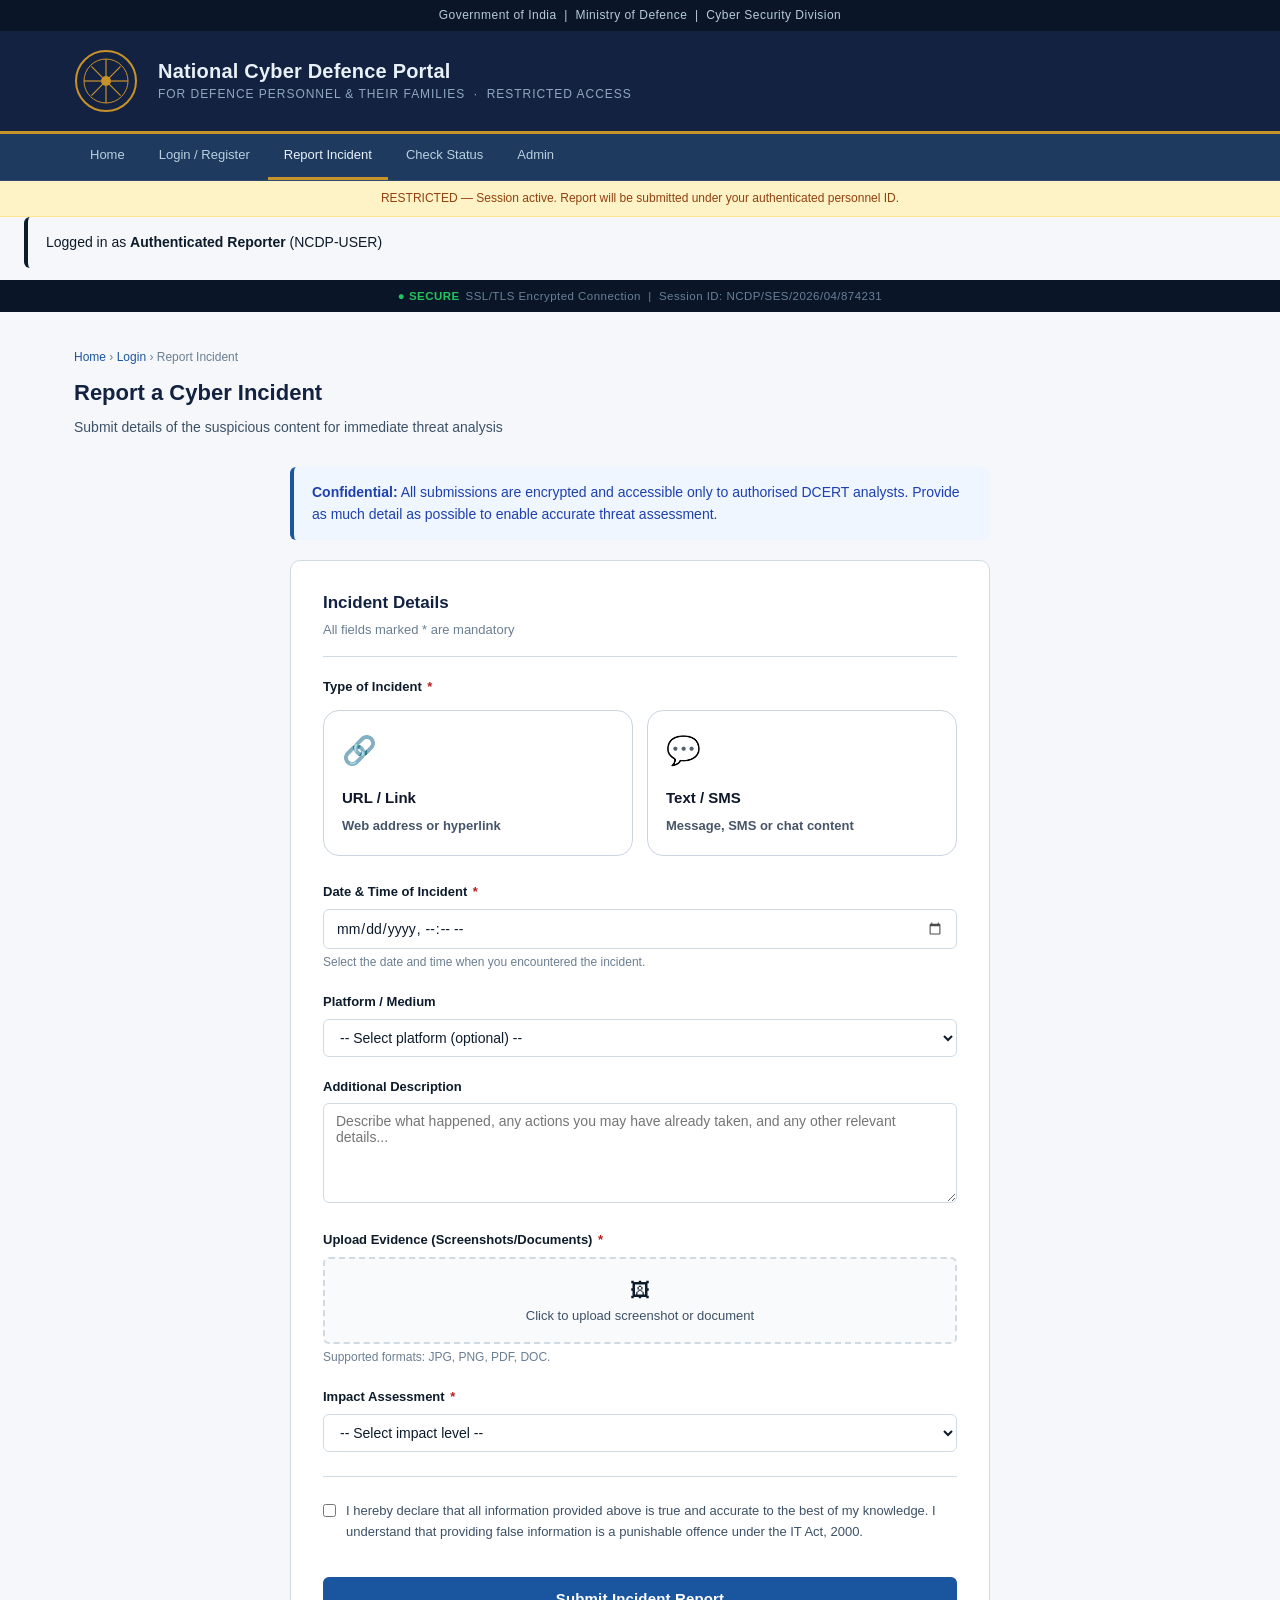
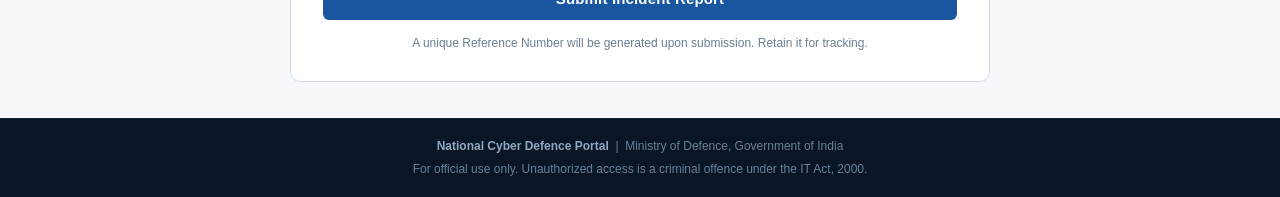
<file: report.html>
<!DOCTYPE html>
<html lang="en">
<head>
  <meta charset="UTF-8">
  <meta name="viewport" content="width=device-width, initial-scale=1.0">
  <title>Report Incident — National Cyber Defence Portal</title>
  <link rel="stylesheet" href="style.css">
  <style>
    .incident-type-grid {
      display: grid;
      gap: 14px;
      grid-template-columns: repeat(auto-fit, minmax(170px, 1fr));
      margin-top: 12px;
    }
    .incident-type-card {
      position: relative;
      display: block;
      border: 1px solid #cbd5e1;
      border-radius: 16px;
      padding: 18px;
      background: #fff;
      cursor: pointer;
      transition: transform 0.18s ease, border-color 0.18s ease, box-shadow 0.18s ease, background-color 0.18s ease;
      min-height: 138px;
    }
    .incident-type-card:hover {
      border-color: #7c3aed;
      box-shadow: 0 12px 28px rgba(124, 58, 237, 0.12);
      transform: translateY(-1px);
    }
    .incident-type-card input {
      position: absolute;
      opacity: 0;
      pointer-events: none;
    }
    .incident-type-card .card-inner {
      display: flex;
      flex-direction: column;
      height: 100%;
      justify-content: space-between;
    }
    .incident-type-card .card-icon {
      font-size: 28px;
      margin-bottom: 12px;
    }
    .incident-type-card .card-title {
      font-size: 15px;
      font-weight: 700;
      color: #0f172a;
      margin-bottom: 6px;
    }
    .incident-type-card .card-desc {
      font-size: 13px;
      line-height: 1.6;
      color: #475569;
    }
    .incident-type-card input:checked + .card-inner {
      border-radius: 14px;
      background: #eef2ff;
      border-color: #7c3aed;
    }
  </style>
</head>
<body>

  <div class="top-strip">Government of India &nbsp;|&nbsp; Ministry of Defence &nbsp;|&nbsp; Cyber Security Division</div>

  <header>
    <div class="header-inner">
      <svg class="emblem" viewBox="0 0 64 64" fill="none" xmlns="http://www.w3.org/2000/svg" aria-hidden="true">
        <circle cx="32" cy="32" r="30" stroke="#c8922a" stroke-width="2" fill="none"/>
        <circle cx="32" cy="32" r="22" stroke="#c8922a" stroke-width="1" fill="none"/>
        <circle cx="32" cy="32" r="5" fill="#c8922a"/>
        <line x1="32" y1="10" x2="32" y2="27" stroke="#c8922a" stroke-width="1.2"/>
        <line x1="32" y1="37" x2="32" y2="54" stroke="#c8922a" stroke-width="1.2"/>
        <line x1="10" y1="32" x2="27" y2="32" stroke="#c8922a" stroke-width="1.2"/>
        <line x1="37" y1="32" x2="54" y2="32" stroke="#c8922a" stroke-width="1.2"/>
        <line x1="17.4" y1="17.4" x2="28.8" y2="28.8" stroke="#c8922a" stroke-width="1.2"/>
        <line x1="35.2" y1="35.2" x2="46.6" y2="46.6" stroke="#c8922a" stroke-width="1.2"/>
        <line x1="46.6" y1="17.4" x2="35.2" y2="28.8" stroke="#c8922a" stroke-width="1.2"/>
        <line x1="28.8" y1="35.2" x2="17.4" y2="46.6" stroke="#c8922a" stroke-width="1.2"/>
      </svg>
      <div class="header-text">
        <h1>National Cyber Defence Portal</h1>
        <div class="subtitle">For Defence Personnel &amp; Their Families &nbsp;·&nbsp; Restricted Access</div>
      </div>
    </div>
  </header>

  <nav>
    <div class="nav-inner">
      <a href="index.html">Home</a>
      <a href="auth.html">Login / Register</a>
      <a href="report.html" class="active">Report Incident</a>
      <a href="result.html">Check Status</a>
      <a href="admin.html">Admin</a>
    </div>
  </nav>

  <div class="notice-bar">RESTRICTED — Session active. Report will be submitted under your authenticated personnel ID.</div>
  <div class="alert alert-success" id="reporterBanner" style="display:none; margin: 0 24px 12px;">
    Logged in as <strong id="reporterNameDisplay"></strong> (<span id="reporterIdDisplay"></span>)
  </div>
  <div class="secure-strip">
    <span>&#9679; SECURE</span>SSL/TLS Encrypted Connection &nbsp;|&nbsp; Session ID: NCDP/SES/2026/04/874231
  </div>

  <main>
    <div class="page-title">
      <div class="breadcrumb"><a href="index.html">Home</a> &rsaquo; <a href="auth.html">Login</a> &rsaquo; Report Incident</div>
      <h2>Report a Cyber Incident</h2>
      <p>Submit details of the suspicious content for immediate threat analysis</p>
    </div>

    <div style="max-width: 700px; margin: 0 auto;">

      <div class="alert alert-info">
        <strong>Confidential:</strong> All submissions are encrypted and accessible only to authorised DCERT analysts. Provide as much detail as possible to enable accurate threat assessment.
      </div>

      <div class="card">
        <div class="card-header">
          <h2>Incident Details</h2>
          <p>All fields marked * are mandatory</p>
        </div>

        <form id="reportForm" onsubmit="handleReport(event)" novalidate>

          <div class="form-group">
            <label>Type of Incident <span class="required">*</span></label>
            <div class="incident-type-grid">
              <label class="incident-type-card">
                <input type="radio" name="incidentType" value="url" required onchange="switchInputType(this.value)">
                <div class="card-inner">
                  <div>
                    <div class="card-icon">🔗</div>
                    <div class="card-title">URL / Link</div>
                    <div class="card-desc">Web address or hyperlink</div>
                  </div>
                </div>
              </label>
              <label class="incident-type-card">
                <input type="radio" name="incidentType" value="message" onchange="switchInputType(this.value)">
                <div class="card-inner">
                  <div>
                    <div class="card-icon">💬</div>
                    <div class="card-title">Text / SMS</div>
                    <div class="card-desc">Message, SMS or chat content</div>
                  </div>
                </div>
              </label>
             
              
             
             
            </div>
          </div>

          <div id="dynamicZone" style="display:none;">
            <div id="mlNotice" class="alert alert-info" style="display:none; font-size:13px; padding:10px 14px;">
              <strong>ℹ️ AI Analysis Note:</strong> Our threat detection model is trained on text data. Please provide a detailed written description of the incident below — the more specific you are, the more accurate the risk assessment will be. Upload your file/screenshot as evidence separately.
            </div>

            <div id="urlInput" style="display:none;">
              <div class="form-group">
                <label for="suspiciousUrl">Suspicious URL / Link <span class="required">*</span></label>
                <input type="text" id="suspiciousUrl" name="suspiciousUrl" placeholder="Paste the full URL here (e.g. https://...)">
                <div class="form-hint">Copy and paste the exact URL. Do not click on it.</div>
              </div>
            </div>

            <div id="messageInput" style="display:none;">
              <div class="form-group">
                <label for="suspiciousMessage">Suspicious Message Content <span class="required">*</span></label>
                <textarea id="suspiciousMessage" name="suspiciousMessage" rows="5" placeholder="Paste or type the full suspicious message content here..."></textarea>
                <div class="form-hint">Include the full message text. Do not edit or paraphrase.</div>
              </div>
              <div class="form-group">
                <label for="senderInfo">Sender Information (if available)</label>
                <input type="text" id="senderInfo" name="senderInfo" placeholder="Phone number, email address, username, etc.">
              </div>
            </div>

            <div id="fileInput" style="display:none;">
              <div class="form-group">
                <label for="suspiciousFile">Upload Suspicious File <span class="required">*</span></label>
                <div style="border: 2px dashed var(--border); border-radius: var(--radius); padding: 28px 20px; text-align: center; background: #f8fafc; cursor: pointer;" onclick="document.getElementById('fileUpload').click()">
                  <div style="font-size:28px; margin-bottom:8px;">&#128193;</div>
                  <div style="font-size:14px; color: var(--text-secondary); margin-bottom:4px;">Click to select file, or drag and drop</div>
                  <div style="font-size:12px; color: var(--text-muted);" id="fileLabel">Accepted: .pdf, .doc, .docx, .jpg, .png, .zip, .apk (Max 10MB)</div>
                  <input type="file" id="fileUpload" name="fileUpload" style="display:none;" accept=".pdf,.doc,.docx,.jpg,.jpeg,.png,.zip,.apk" onchange="updateFileLabel(this)">
                </div>
              </div>
              <div class="alert alert-high" style="font-size:13px; padding:10px 14px;">
                <strong>Warning:</strong> Do not open or execute the suspicious file. Upload it as-is.
              </div>
            </div>

          </div>

          <div class="form-group">
            <label for="incidentDate">Date &amp; Time of Incident <span class="required">*</span></label>
            <input type="datetime-local" id="incidentDate" name="incidentDate" required>
            <div class="form-hint">Select the date and time when you encountered the incident.</div>
          </div>

          <div class="form-group">
            <label for="platform">Platform / Medium</label>
            <select id="platform" name="platform">
              <option value="">-- Select platform (optional) --</option>
              <option value="email">Email</option>
              <option value="whatsapp">WhatsApp</option>
              <option value="sms">SMS</option>
              <option value="telegram">Telegram</option>
              <option value="facebook">Facebook</option>
              <option value="instagram">Instagram</option>
            
              <option value="other">Other</option>
            </select>
          </div>

          <div class="form-group">
            <label for="description" id="descriptionLabel">Additional Description</label>
            <textarea id="description" name="description" rows="4" placeholder="Describe what happened, any actions you may have already taken, and any other relevant details..."></textarea>
          </div>

          <div class="form-group">
            <label for="evidenceUpload">Upload Evidence (Screenshots/Documents) <span class="required">*</span></label>
            <div class="evidence-box" onclick="document.getElementById('evidenceFile').click()" style="border: 2px dashed var(--border); border-radius: var(--radius); padding: 15px; text-align: center; background: #f8fafc; cursor: pointer;">
              <div style="font-size:20px;">&#128444;</div>
              <div style="font-size:13px; color: var(--text-secondary);" id="evidenceLabel">Click to upload screenshot or document</div>
              <input type="file" id="evidenceFile" name="evidenceFile" style="display:none;" accept="image/*,.pdf,.doc,.docx" onchange="updateEvidenceLabel(this)" required>
            </div>
            <div class="form-hint">Supported formats: JPG, PNG, PDF, DOC.</div>
          </div>

          <div class="form-group">
            <label for="impact">Impact Assessment <span class="required">*</span></label>
            <select id="impact" name="impact" required>
              <option value="" disabled selected>-- Select impact level --</option>
              <option value="none">No impact yet (proactive report)</option>
              <option value="data">Personal data may have been exposed</option>
              <option value="financial">Financial loss incurred</option>
              <option value="access">Unauthorised account access occurred</option>
              <option value="device">Device may be compromised</option>
              <option value="official">Official / classified information at risk</option>
            </select>
          </div>

          <hr>

          <div class="form-group" style="display:flex; gap:10px; align-items:flex-start;">
            <input type="checkbox" id="declaration" name="declaration" style="width:auto; margin-top:3px;" required>
            <label for="declaration" style="font-weight:400; font-size:13px; color: var(--text-secondary);">
              I hereby declare that all information provided above is true and accurate to the best of my knowledge.
              I understand that providing false information is a punishable offence under the IT Act, 2000.
            </label>
          </div>

          <button type="submit" class="btn btn-primary btn-full btn-lg" style="margin-top:8px;">
            Submit Incident Report
          </button>

          <p style="font-size:12px; color:#6b7e91; text-align:center; margin-top:14px;">
            A unique Reference Number will be generated upon submission. Retain it for tracking.
          </p>

        </form>
      </div>

    </div>
  </main>

  <footer>
    <strong>National Cyber Defence Portal</strong> &nbsp;|&nbsp; Ministry of Defence, Government of India<br>
    <span style="margin-top:4px; display:block;">For official use only. Unauthorized access is a criminal offence under the IT Act, 2000.</span>
  </footer>

  <script>
    function switchInputType(type) {
      const zone = document.getElementById('dynamicZone');
      const urlEl = document.getElementById('urlInput');
      const msgEl = document.getElementById('messageInput');
      const fileEl = document.getElementById('fileInput');
      const mlNotice = document.getElementById('mlNotice');
      const descLabel = document.getElementById('descriptionLabel');

      zone.style.display = 'block';
      urlEl.style.display = 'none';
      msgEl.style.display = 'none';
      fileEl.style.display = 'none';
      mlNotice.style.display = 'none';

      if (type === 'url') {
        urlEl.style.display = 'block';
        descLabel.innerHTML = 'Additional Description';
      } else if (type === 'message') {
        msgEl.style.display = 'block';
        descLabel.innerHTML = 'Additional Description';
      } else if (['image', 'document'].includes(type)) {
        fileEl.style.display = 'block';
        mlNotice.style.display = 'block';
        descLabel.innerHTML = 'Describe the Incident <span class="required">*</span> <span style="font-size:12px; color:#1e40af;">(Used for AI analysis — be specific)</span>';
      } else if (['call', 'financial'].includes(type)) {
        mlNotice.style.display = 'block';
        descLabel.innerHTML = 'Describe the Incident <span class="required">*</span> <span style="font-size:12px; color:#1e40af;">(Used for AI analysis — be specific)</span>';
      } else {
        zone.style.display = 'none';
      }
    }

    function updateFileLabel(input) {
      const label = document.getElementById('fileLabel');
      if (input.files && input.files[0]) {
        const f = input.files[0];
        const sizeMB = (f.size / (1024 * 1024)).toFixed(2);
        label.textContent = 'Selected: ' + f.name + ' (' + sizeMB + ' MB)';
        label.style.color = '#166534';
      }
    }

    function updateEvidenceLabel(input) {
      const label = document.getElementById('evidenceLabel');
      if (input.files && input.files[0]) {
        label.textContent = 'Selected: ' + input.files[0].name;
        label.style.color = '#166534';
      }
    }

    function readFileAsDataURL(file) {
      return new Promise((resolve, reject) => {
        const reader = new FileReader();
        reader.onload = () => resolve(reader.result);
        reader.onerror = () => reject(new Error('File reading error'));
        reader.readAsDataURL(file);
      });
    }

    function getStoredReporter() {
      return {
        name: localStorage.getItem('reporterName') || 'Authenticated Reporter',
        pid: localStorage.getItem('personnelId') || 'NCDP-USER'
      };
    }

    function populateReporterInfo() {
      const reporter = getStoredReporter();
      if (reporter.name && reporter.pid) {
        document.getElementById('reporterNameDisplay').textContent = reporter.name;
        document.getElementById('reporterIdDisplay').textContent = reporter.pid;
        document.getElementById('reporterBanner').style.display = 'block';
      }
    }

    window.addEventListener('DOMContentLoaded', populateReporterInfo);

    async function handleReport(e) {
      e.preventDefault();

      const decl = document.getElementById('declaration');
      if (!decl.checked) {
        alert('Please read and accept the declaration before submitting.');
        return;
      }

      const selectedIncidentType = document.querySelector('input[name="incidentType"]:checked');
      const incidentType = selectedIncidentType ? selectedIncidentType.value : '';
      if (!incidentType) {
        alert('Please select the type of incident.');
        return;
      }

      const impact = document.getElementById('impact').value;
      if (!impact) {
        alert('Please select the impact level.');
        return;
      }

      const evidence = document.getElementById('evidenceFile').files.length;
      if (evidence === 0) {
        alert('Please upload evidence (screenshot or document).');
        return;
      }

      let textToAnalyse = '';
      if (incidentType === 'url') {
        textToAnalyse = document.getElementById('suspiciousUrl').value.trim();
        if (!textToAnalyse) { alert('Please enter the suspicious URL.'); return; }
      } else if (incidentType === 'message') {
        textToAnalyse = document.getElementById('suspiciousMessage').value.trim();
        if (!textToAnalyse) { alert('Please enter the suspicious message content.'); return; }
      } else {
        textToAnalyse = document.getElementById('description').value.trim();
        if (!textToAnalyse) {
          alert('Please provide a detailed description of the incident. This is used by the AI model for threat analysis since your incident type does not contain text that can be directly analyzed.');
          return;
        }
      }

      const submitBtn = e.target.querySelector('button[type="submit"]');
      const originalText = submitBtn.textContent;
      submitBtn.disabled = true;
      submitBtn.textContent = 'Analyzing...';

      try {
        const evidenceFileInput = document.getElementById('evidenceFile');
        const evidenceFile = evidenceFileInput.files.length ? evidenceFileInput.files[0] : null;
        const evidenceName = evidenceFile ? evidenceFile.name : '';
        let evidenceImage = '';
        if (evidenceFile && evidenceFile.type.startsWith('image/')) {
          evidenceImage = await readFileAsDataURL(evidenceFile);
        }

        const reporter = getStoredReporter();
        const res = await fetch('http://127.0.0.1:5000/predict', {
          method: 'POST',
          headers: { 'Content-Type': 'application/json' },
          body: JSON.stringify({
            text: textToAnalyse,
            type: incidentType,
            platform: document.getElementById('platform').value,
            impact: impact,
            description: document.getElementById('description').value.trim(),
            incidentDate: document.getElementById('incidentDate').value,
            evidenceFile: evidenceName,
            evidenceImage,
            reporterName: reporter.name,
            personnelId: reporter.pid
          })
        });

        const data = await res.json();
        if (!res.ok) {
          throw new Error(data.error || data.message || 'Server returned ' + res.status);
        }

        const params = new URLSearchParams({
          risk:       data.risk,
          prediction: data.prediction,
          confidence: data.confidence,
          type:       incidentType
        });
        // STORE DATA FOR RESULT PAGE
localStorage.setItem("reporterName", reporter.name);
localStorage.setItem("personnelId", reporter.pid);
localStorage.setItem("reporterEmail", "N/A"); // optional if no input

localStorage.setItem("incidentType", incidentType);
localStorage.setItem("incidentDescription", document.getElementById("description").value.trim());

if (evidenceFile) {
  localStorage.setItem("evidenceFile", evidenceFile.name);
}

        window.location.href = 'result.html?' + params.toString();

      } catch (err) {
        console.error('Prediction error:', err);
        alert('Could not connect to the analysis server.\nPlease make sure the Flask backend is running on port 5000.');
        submitBtn.disabled = false;
        submitBtn.textContent = originalText;
      }
    }
    
  </script>

</body>
</html>
</file>
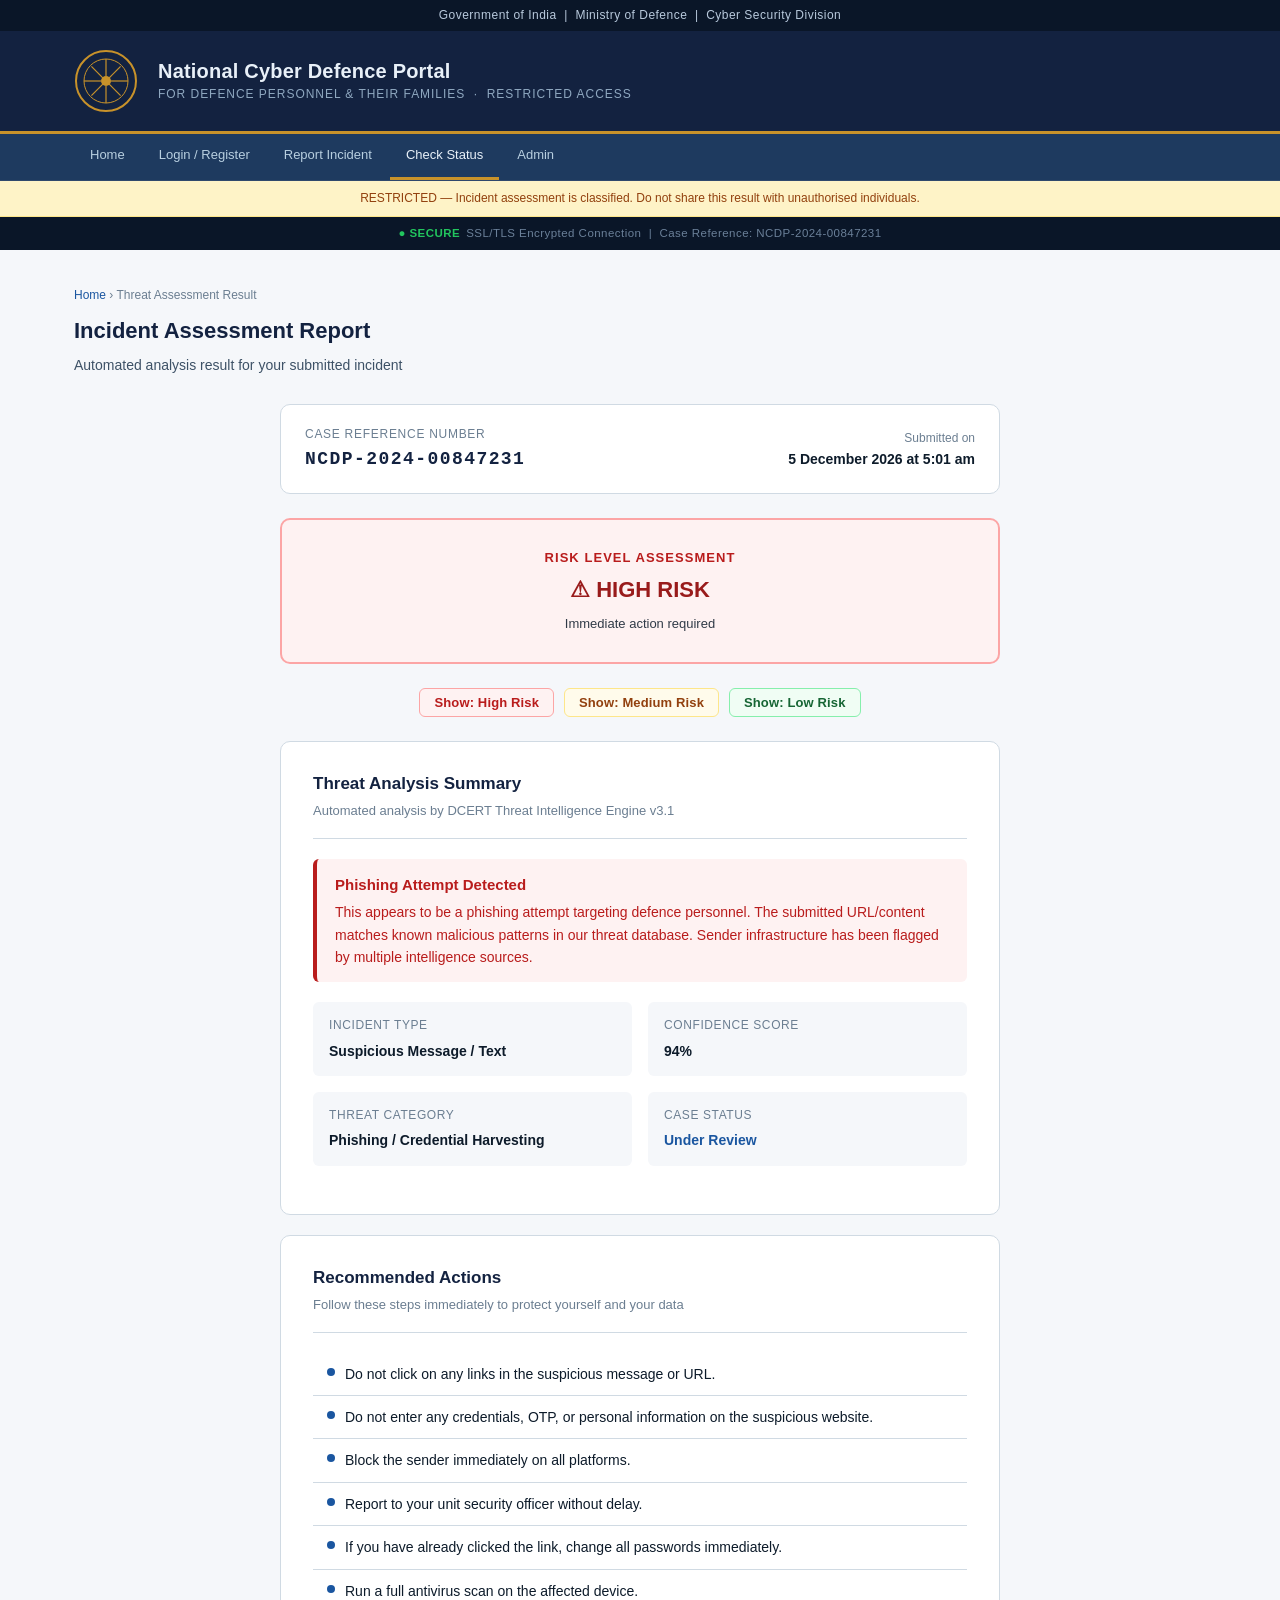
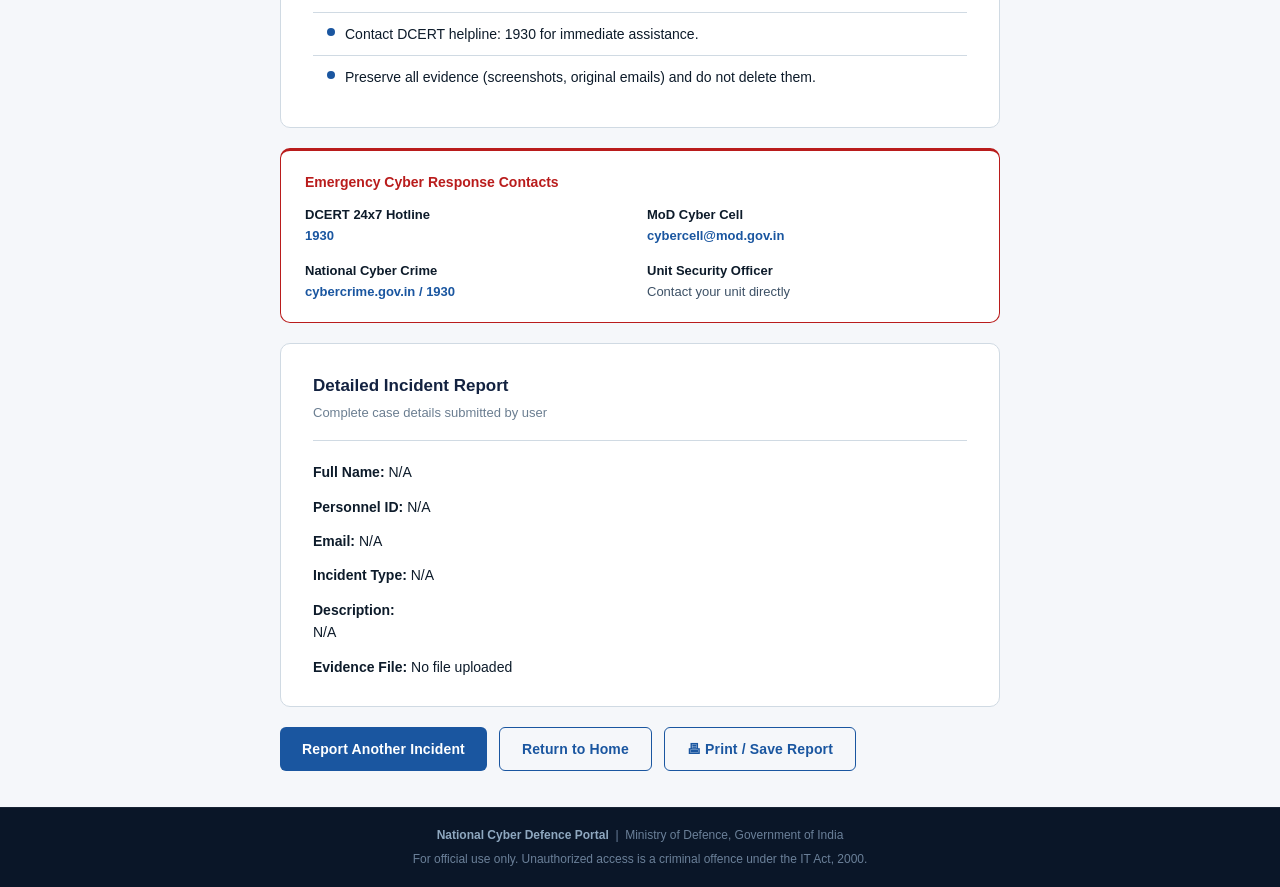
<file: result.html>
<!DOCTYPE html>
<html lang="en">
<head>
  <meta charset="UTF-8">
  <meta name="viewport" content="width=device-width, initial-scale=1.0">
  <title>Threat Assessment Result — National Cyber Defence Portal</title>
  <link rel="stylesheet" href="style.css">
</head>
<body>

  <div class="top-strip">Government of India &nbsp;|&nbsp; Ministry of Defence &nbsp;|&nbsp; Cyber Security Division</div>

  <header>
    <div class="header-inner">
      <svg class="emblem" viewBox="0 0 64 64" fill="none" xmlns="http://www.w3.org/2000/svg" aria-hidden="true">
        <circle cx="32" cy="32" r="30" stroke="#c8922a" stroke-width="2" fill="none"/>
        <circle cx="32" cy="32" r="22" stroke="#c8922a" stroke-width="1" fill="none"/>
        <circle cx="32" cy="32" r="5" fill="#c8922a"/>
        <line x1="32" y1="10" x2="32" y2="27" stroke="#c8922a" stroke-width="1.2"/>
        <line x1="32" y1="37" x2="32" y2="54" stroke="#c8922a" stroke-width="1.2"/>
        <line x1="10" y1="32" x2="27" y2="32" stroke="#c8922a" stroke-width="1.2"/>
        <line x1="37" y1="32" x2="54" y2="32" stroke="#c8922a" stroke-width="1.2"/>
        <line x1="17.4" y1="17.4" x2="28.8" y2="28.8" stroke="#c8922a" stroke-width="1.2"/>
        <line x1="35.2" y1="35.2" x2="46.6" y2="46.6" stroke="#c8922a" stroke-width="1.2"/>
        <line x1="46.6" y1="17.4" x2="35.2" y2="28.8" stroke="#c8922a" stroke-width="1.2"/>
        <line x1="28.8" y1="35.2" x2="17.4" y2="46.6" stroke="#c8922a" stroke-width="1.2"/>
      </svg>
      <div class="header-text">
        <h1>National Cyber Defence Portal</h1>
        <div class="subtitle">For Defence Personnel &amp; Their Families &nbsp;·&nbsp; Restricted Access</div>
      </div>
    </div>
  </header>

  <nav>
    <div class="nav-inner">
      <a href="index.html">Home</a>
      <a href="auth.html">Login / Register</a>
      <a href="report.html">Report Incident</a>
      <a href="result.html" class="active">Check Status</a>
      <a href="admin.html">Admin</a>
    </div>
  </nav>

  <div class="notice-bar">RESTRICTED — Incident assessment is classified. Do not share this result with unauthorised individuals.</div>

  <div class="secure-strip">
    <span>&#9679; SECURE</span>SSL/TLS Encrypted Connection &nbsp;|&nbsp; Case Reference: NCDP-2024-00847231
  </div>

  <main>
    <div class="page-title">
      <div class="breadcrumb"><a href="index.html">Home</a> &rsaquo; Threat Assessment Result</div>
      <h2>Incident Assessment Report</h2>
      <p>Automated analysis result for your submitted incident</p>
    </div>

    <div style="max-width: 720px; margin: 0 auto;">

      <!-- Reference card -->
      <div class="card-sm" style="margin-bottom: 24px; display: flex; align-items: center; justify-content: space-between; flex-wrap: wrap; gap: 12px;">
        <div>
          <div style="font-size:12px; color: var(--text-muted); text-transform:uppercase; letter-spacing:0.06em;">Case Reference Number</div>
          <div style="font-size:18px; font-weight:700; color: var(--navy-mid); font-family: 'Courier New', monospace; letter-spacing:0.08em;">NCDP-2024-00847231</div>
        </div>
        <div style="text-align:right;">
          <div style="font-size:12px; color: var(--text-muted);">Submitted on</div>
          <div style="font-size:14px; font-weight:600; color: var(--text-primary);" id="submitDate"></div>
        </div>
      </div>

      <!-- RISK LEVEL BLOCK — switch class between: high / medium / low -->
      <div class="risk-level high" id="riskBlock">
        <div class="risk-label">Risk Level Assessment</div>
        <div class="risk-title" id="riskTitle">&#9888; HIGH RISK</div>
        <div style="font-size:13px; margin-top:10px; opacity:0.85;" id="riskSub">Immediate action required</div>
      </div>

      <!-- Demo switcher (not production — for display) -->
      <div style="display:flex; gap:10px; justify-content:center; margin-bottom:24px; flex-wrap:wrap;">
        <button class="btn btn-sm" style="background:#fef2f2; color:#b91c1c; border:1px solid #fca5a5;" onclick="setRisk('high', true)">Show: High Risk</button>
        <button class="btn btn-sm" style="background:#fffbeb; color:#92400e; border:1px solid #fde68a;" onclick="setRisk('medium', true)">Show: Medium Risk</button>
        <button class="btn btn-sm" style="background:#f0fdf4; color:#166534; border:1px solid #86efac;" onclick="setRisk('low', true)">Show: Low Risk</button>
      </div>

      <!-- ALERT MESSAGE -->
      <div class="card" style="margin-bottom:20px;">
        <div class="card-header">
          <h2>Threat Analysis Summary</h2>
          <p>Automated analysis by DCERT Threat Intelligence Engine v3.1</p>
        </div>

        <div class="alert alert-high" id="alertBox">
          <div class="alert-title" id="alertTitle">Phishing Attempt Detected</div>
          <div id="alertBody">This appears to be a phishing attempt targeting defence personnel. The submitted URL/content matches known malicious patterns in our threat database. Sender infrastructure has been flagged by multiple intelligence sources.</div>
        </div>

        <div style="display: grid; grid-template-columns: 1fr 1fr; gap: 16px; margin-bottom:20px;">
          <div style="background: var(--bg); border-radius: var(--radius); padding: 14px 16px;">
            <div style="font-size:12px; color: var(--text-muted); text-transform:uppercase; letter-spacing:0.05em; margin-bottom:4px;">Incident Type</div>
            <div style="font-size:14px; font-weight:600; color: var(--text-primary);" id="incidentTypeCell">—</div>
          </div>
          <div style="background: var(--bg); border-radius: var(--radius); padding: 14px 16px;">
            <div style="font-size:12px; color: var(--text-muted); text-transform:uppercase; letter-spacing:0.05em; margin-bottom:4px;">Confidence Score</div>
            <div style="font-size:14px; font-weight:600; color: var(--text-primary);" id="confidenceScore">94%</div>
          </div>
          <div style="background: var(--bg); border-radius: var(--radius); padding: 14px 16px;">
            <div style="font-size:12px; color: var(--text-muted); text-transform:uppercase; letter-spacing:0.05em; margin-bottom:4px;">Threat Category</div>
            <div style="font-size:14px; font-weight:600; color: var(--text-primary);" id="threatCategory">Credential Harvesting</div>
          </div>
          <div style="background: var(--bg); border-radius: var(--radius); padding: 14px 16px;">
            <div style="font-size:12px; color: var(--text-muted); text-transform:uppercase; letter-spacing:0.05em; margin-bottom:4px;">Case Status</div>
            <div style="font-size:14px; font-weight:600; color: #1a56a0;">Under Review</div>
          </div>
        </div>

      </div>

      <!-- SUGGESTED ACTIONS -->
      <div class="card" style="margin-bottom:20px;">
        <div class="card-header">
          <h2>Recommended Actions</h2>
          <p>Follow these steps immediately to protect yourself and your data</p>
        </div>
        <ul class="action-list" id="actionList">
          <!-- populated by JS -->
        </ul>
      </div>

      <!-- EMERGENCY CONTACTS -->
      <div class="card-sm" style="border-top: 3px solid var(--red); margin-bottom:20px;" id="emergencyCard">
        <h3 style="font-size:14px; font-weight:700; color: var(--red); margin-bottom:12px;">Emergency Cyber Response Contacts</h3>
        <div style="display:grid; grid-template-columns:1fr 1fr; gap:14px; font-size:13px; color: var(--text-secondary);">
          <div>
            <div style="font-weight:600; color: var(--text-primary);">DCERT 24x7 Hotline</div>
            <div style="color: #1a56a0; font-weight:600;">1930</div>
          </div>
          <div>
            <div style="font-weight:600; color: var(--text-primary);">MoD Cyber Cell</div>
            <div style="color: #1a56a0; font-weight:600;">cybercell@mod.gov.in</div>
          </div>
          <div>
            <div style="font-weight:600; color: var(--text-primary);">National Cyber Crime</div>
            <div style="color: #1a56a0; font-weight:600;">cybercrime.gov.in / 1930</div>
          </div>
          <div>
            <div style="font-weight:600; color: var(--text-primary);">Unit Security Officer</div>
            <div>Contact your unit directly</div>
          </div>
        </div>
      </div>
      <!-- FULL INCIDENT DETAILS (FOR DOWNLOAD REPORT) -->
<div class="card" id="fullReportSection" style="margin-bottom:20px;">
  <div class="card-header">
    <h2>Detailed Incident Report</h2>
    <p>Complete case details submitted by user</p>
  </div>

  <div style="display:grid; gap:12px; font-size:14px;">

    <p><strong>Full Name:</strong> <span id="r_name">—</span></p>

    <p><strong>Personnel ID:</strong> <span id="r_pid">—</span></p>

    <p><strong>Email:</strong> <span id="r_email">—</span></p>

    <p><strong>Incident Type:</strong> <span id="r_type">—</span></p>

    <p><strong>Description:</strong><br>
      <span id="r_desc">—</span>
    </p>

    <p><strong>Evidence File:</strong> <span id="r_file">—</span></p>

  </div>
</div>

      <!-- CTA -->
      <div style="display:flex; gap:12px; flex-wrap:wrap;">
        <a href="report.html" class="btn btn-primary">Report Another Incident</a>
        <a href="index.html" class="btn btn-secondary">Return to Home</a>
        <button onclick="window.print()" class="btn btn-secondary">&#128438; Print / Save Report</button>
      </div>

    </div>
  </main>

  <footer>
    <strong>National Cyber Defence Portal</strong> &nbsp;|&nbsp; Ministry of Defence, Government of India<br>
    <span style="margin-top:4px; display:block;">For official use only. Unauthorized access is a criminal offence under the IT Act, 2000.</span>
  </footer>

  <script>
    const riskData = {
      high: {
        label: '&#9888; HIGH RISK',
        sub: 'Immediate action required',
        alertClass: 'alert-high',
        alertTitle: 'Phishing Attempt Detected',
        alertBody: 'This appears to be a phishing attempt targeting defence personnel. The submitted URL/content matches known malicious patterns in our threat database. Sender infrastructure has been flagged by multiple intelligence sources.',
        confidence: '94%',
        category: 'Credential Harvesting',
        actions: [
          'Do not click on any links in the suspicious message or URL.',
          'Do not enter any credentials, OTP, or personal information on the suspicious website.',
          'Block the sender immediately on all platforms.',
          'Report to your unit security officer without delay.',
          'If you have already clicked the link, change all passwords immediately.',
          'Run a full antivirus scan on the affected device.',
          'Contact DCERT helpline: 1930 for immediate assistance.',
          'Preserve all evidence (screenshots, original emails) and do not delete them.'
        ]
      },
      medium: {
        label: '&#9888; MEDIUM RISK',
        sub: 'Exercise caution — action recommended',
        alertClass: 'alert-medium',
        alertTitle: 'Suspicious Content Identified',
        alertBody: 'This content has characteristics consistent with social engineering or spam. While not definitively malicious, it exhibits suspicious patterns. Exercise caution and follow the recommended steps below.',
        confidence: '71%',
        category: 'Social Engineering / Spam',
        actions: [
          'Do not respond to the sender or engage with the content.',
          'Block the sender as a precaution.',
          'Do not share any personal or financial information.',
          'Monitor your accounts for any unusual activity over the next 30 days.',
          'Inform your unit security officer of the incident.',
          'Report to national cybercrime portal (cybercrime.gov.in) if financial fraud is involved.'
        ]
      },
      low: {
        label: '&#10003; LOW RISK',
        sub: 'No immediate threat detected',
        alertClass: 'alert-low',
        alertTitle: 'Low Threat — Likely Spam or False Positive',
        alertBody: 'Analysis indicates this content is likely spam or a low-severity nuisance with no significant malicious indicators. Continue to exercise standard cyber hygiene practices.',
        confidence: '88%',
        category: 'Spam / Nuisance',
        actions: [
          'Mark the message as spam and block the sender.',
          'No immediate escalation required, but remain vigilant.',
          'Continue practising standard cyber hygiene.',
          'Do not subscribe to unknown mailing lists or promotional content.',
          'Keep your devices and software updated with latest security patches.'
        ]
      }
    };

    function setRisk(level, isDemo) {
      var d = riskData[level];
      var block = document.getElementById('riskBlock');
      block.className = 'risk-level ' + level;
      document.getElementById('riskTitle').innerHTML = d.label;
      document.getElementById('riskSub').textContent = d.sub;

      var ab = document.getElementById('alertBox');
      ab.className = 'alert ' + d.alertClass;
      document.getElementById('alertTitle').textContent = d.alertTitle;
      document.getElementById('alertBody').textContent = d.alertBody;

      if (isDemo) {
        document.getElementById('confidenceScore').textContent = d.confidence;
        document.getElementById('threatCategory').textContent = d.category;
      }

      var ul = document.getElementById('actionList');
      ul.innerHTML = d.actions.map(function(a) {
        return '<li><span class="action-dot"></span>' + a + '</li>';
      }).join('');

      var ec = document.getElementById('emergencyCard');
      ec.style.borderColor = level === 'high' ? 'var(--red)' : level === 'medium' ? '#d97706' : '#16a34a';
      var et = ec.querySelector('h3');
      et.style.color = level === 'high' ? 'var(--red)' : level === 'medium' ? '#d97706' : '#16a34a';
    }

    var typeLabels = {
      url:       'Suspicious URL / Link',
      message:   'Suspicious Message / Text',
      file:      'Suspicious File / Attachment',
      call:      'Vishing / Fraudulent Call',
      account:   'Account Compromise',
      financial: 'Financial Fraud / UPI Scam',
      other:     'Other'
    };

    var categoryLabels = {
      fraud:              'Financial Fraud',
      phishing:           'Phishing / Credential Harvesting',
      social_engineering: 'Social Engineering',
      safe:               'No Threat Detected'
    };

    var now = new Date();
    document.getElementById('submitDate').textContent = now.toLocaleString('en-IN', { dateStyle:'long', timeStyle:'short' });

    var urlParams  = new URLSearchParams(window.location.search);
    var riskParam  = (urlParams.get('risk')      || 'HIGH').toUpperCase();
    var prediction = urlParams.get('prediction') || 'phishing';
    var confidence = urlParams.get('confidence') || '0.94';
    var incType    = urlParams.get('type')       || 'message';

    var riskKey = riskParam === 'HIGH' ? 'high' : riskParam === 'MEDIUM' ? 'medium' : 'low';

    document.getElementById('confidenceScore').textContent = Math.round(parseFloat(confidence) * 100) + '%';
    document.getElementById('threatCategory').textContent  = categoryLabels[prediction] || prediction;
    document.getElementById('incidentTypeCell').textContent = typeLabels[incType] || incType;

    setRisk(riskKey);
    /* LOAD FULL REPORT DATA FROM LOCAL STORAGE */
window.addEventListener('load', () => {

  document.getElementById('r_name').textContent =
    localStorage.getItem('reporterName') || 'N/A';

  document.getElementById('r_pid').textContent =
    localStorage.getItem('personnelId') || 'N/A';

  document.getElementById('r_email').textContent =
    localStorage.getItem('reporterEmail') || 'N/A';

  document.getElementById('r_type').textContent =
    localStorage.getItem('incidentType') || 'N/A';

  document.getElementById('r_desc').textContent =
    localStorage.getItem('incidentDescription') || 'N/A';

  document.getElementById('r_file').textContent =
    localStorage.getItem('evidenceFile') || 'No file uploaded';

});
  </script>

</body>
</html>
</file>
<file: style.css>
/* National Cyber Defence Portal - Official Stylesheet */

:root {
  --navy: #0a1628;
  --navy-mid: #132240;
  --navy-light: #1e3a5f;
  --accent: #1a56a0;
  --accent-hover: #174d94;
  --gold: #c8922a;
  --text-primary: #0d1b2a;
  --text-secondary: #3d5166;
  --text-muted: #6b7e91;
  --border: #d0dae3;
  --bg: #f5f7fa;
  --bg-card: #ffffff;
  --red: #b91c1c;
  --red-bg: #fef2f2;
  --yellow: #92400e;
  --yellow-bg: #fffbeb;
  --green: #166534;
  --green-bg: #f0fdf4;
  --radius: 6px;
  --radius-lg: 10px;
}

* { box-sizing: border-box; margin: 0; padding: 0; }

body {
  font-family: 'Segoe UI', Arial, sans-serif;
  font-size: 15px;
  background: var(--bg);
  color: var(--text-primary);
  line-height: 1.6;
  min-height: 100vh;
  display: flex;
  flex-direction: column;
}

/* ── TOP STRIP ── */
.top-strip {
  background: var(--navy);
  color: #b8c9dc;
  font-size: 12px;
  padding: 6px 0;
  text-align: center;
  letter-spacing: 0.04em;
}

/* ── HEADER ── */
header {
  background: var(--navy-mid);
  border-bottom: 3px solid var(--gold);
  padding: 0;
}

.header-inner {
  max-width: 1180px;
  margin: 0 auto;
  padding: 18px 24px;
  display: flex;
  align-items: center;
  gap: 20px;
}

.emblem {
  width: 64px;
  height: 64px;
  flex-shrink: 0;
}

.header-text h1 {
  font-size: 20px;
  font-weight: 700;
  color: #e8f0f8;
  line-height: 1.2;
  letter-spacing: 0.01em;
}

.header-text .subtitle {
  font-size: 12px;
  color: #8fa8c0;
  margin-top: 2px;
  text-transform: uppercase;
  letter-spacing: 0.08em;
}

/* ── NAVBAR ── */
nav {
  background: var(--navy-light);
  border-bottom: 1px solid rgba(255,255,255,0.08);
}

.nav-inner {
  max-width: 1180px;
  margin: 0 auto;
  padding: 0 24px;
  display: flex;
  align-items: center;
  gap: 2px;
}

nav a {
  display: inline-block;
  color: #b8cfe0;
  text-decoration: none;
  font-size: 13px;
  padding: 11px 16px;
  font-weight: 500;
  border-bottom: 3px solid transparent;
  transition: color 0.15s, border-color 0.15s;
}

nav a:hover, nav a.active {
  color: #e8f0f8;
  border-bottom-color: var(--gold);
}

/* ── MAIN ── */
main {
  flex: 1;
  max-width: 1180px;
  margin: 0 auto;
  width: 100%;
  padding: 36px 24px;
}

/* ── FOOTER ── */
footer {
  background: var(--navy);
  color: #6b8099;
  text-align: center;
  padding: 18px 24px;
  font-size: 12px;
  margin-top: auto;
  border-top: 1px solid rgba(255,255,255,0.06);
}

footer strong { color: #8fa8c0; }

/* ── CARDS ── */
.card {
  background: var(--bg-card);
  border: 1px solid var(--border);
  border-radius: var(--radius-lg);
  padding: 28px 32px;
}

.card-sm {
  background: var(--bg-card);
  border: 1px solid var(--border);
  border-radius: var(--radius-lg);
  padding: 20px 24px;
}

.card-header {
  border-bottom: 1px solid var(--border);
  padding-bottom: 16px;
  margin-bottom: 20px;
}

.card-header h2 {
  font-size: 17px;
  font-weight: 600;
  color: var(--navy-mid);
}

.card-header p {
  font-size: 13px;
  color: var(--text-muted);
  margin-top: 4px;
}

/* ── PAGE TITLE ── */
.page-title {
  margin-bottom: 28px;
}

.page-title h2 {
  font-size: 22px;
  font-weight: 700;
  color: var(--navy-mid);
}

.page-title p {
  color: var(--text-secondary);
  font-size: 14px;
  margin-top: 6px;
}

.breadcrumb {
  font-size: 12px;
  color: var(--text-muted);
  margin-bottom: 8px;
}

.breadcrumb a { color: var(--accent); text-decoration: none; }
.breadcrumb a:hover { text-decoration: underline; }

/* ── FORMS ── */
.form-group {
  margin-bottom: 20px;
}

.form-group label {
  display: block;
  font-size: 13px;
  font-weight: 600;
  color: var(--text-primary);
  margin-bottom: 6px;
}

.form-group label .required {
  color: var(--red);
  margin-left: 2px;
}

input[type="text"],
input[type="email"],
input[type="number"],
input[type="password"],
select,
textarea {
  width: 100%;
  padding: 9px 12px;
  border: 1px solid var(--border);
  border-radius: var(--radius);
  font-size: 14px;
  color: var(--text-primary);
  background: #fff;
  transition: border-color 0.15s, box-shadow 0.15s;
  font-family: inherit;
}

input:focus, select:focus, textarea:focus {
  outline: none;
  border-color: var(--accent);
  box-shadow: 0 0 0 3px rgba(26, 86, 160, 0.12);
}

textarea { resize: vertical; min-height: 100px; }

.form-hint {
  font-size: 12px;
  color: var(--text-muted);
  margin-top: 4px;
}

/* ── BUTTONS ── */
.btn {
  display: inline-flex;
  align-items: center;
  gap: 8px;
  padding: 10px 22px;
  border-radius: var(--radius);
  font-size: 14px;
  font-weight: 600;
  cursor: pointer;
  border: none;
  text-decoration: none;
  transition: background 0.15s, opacity 0.15s;
  font-family: inherit;
  letter-spacing: 0.01em;
}

.btn-primary {
  background: var(--accent);
  color: #fff;
}

.btn-primary:hover { background: var(--accent-hover); }

.btn-secondary {
  background: transparent;
  color: var(--accent);
  border: 1px solid var(--accent);
}

.btn-secondary:hover { background: #f0f5fb; }

.btn-danger {
  background: var(--red);
  color: #fff;
}

.btn-danger:hover { background: #991b1b; }

.btn-sm { padding: 6px 14px; font-size: 13px; }
.btn-lg { padding: 13px 30px; font-size: 15px; }
.btn-full { width: 100%; justify-content: center; }

/* ── BADGE ── */
.badge {
  display: inline-block;
  padding: 3px 10px;
  border-radius: 50px;
  font-size: 12px;
  font-weight: 600;
  letter-spacing: 0.02em;
}

.badge-high { background: var(--red-bg); color: var(--red); }
.badge-medium { background: var(--yellow-bg); color: var(--yellow); }
.badge-low { background: var(--green-bg); color: var(--green); }
.badge-info { background: #eff6ff; color: #1e40af; }
.badge-gray { background: #f1f5f9; color: #475569; }

/* ── ALERT BOXES ── */
.alert {
  border-left: 4px solid;
  border-radius: var(--radius);
  padding: 14px 18px;
  font-size: 14px;
  margin-bottom: 20px;
}

.alert-high { background: var(--red-bg); border-color: var(--red); color: var(--red); }
.alert-medium { background: var(--yellow-bg); border-color: #d97706; color: var(--yellow); }
.alert-low { background: var(--green-bg); border-color: #16a34a; color: var(--green); }
.alert-info { background: #eff6ff; border-color: var(--accent); color: #1e40af; }

.alert-title { font-weight: 700; font-size: 15px; margin-bottom: 4px; }

/* ── TABLE ── */
.table-wrap { overflow-x: auto; }

table {
  width: 100%;
  border-collapse: collapse;
  font-size: 14px;
}

table th {
  background: var(--bg);
  color: var(--text-secondary);
  font-weight: 600;
  font-size: 12px;
  text-transform: uppercase;
  letter-spacing: 0.06em;
  padding: 10px 16px;
  border-bottom: 1px solid var(--border);
  text-align: left;
  white-space: nowrap;
}

table td {
  padding: 11px 16px;
  border-bottom: 1px solid var(--border);
  color: var(--text-primary);
  vertical-align: middle;
}

table tr:last-child td { border-bottom: none; }
table tr:hover td { background: #f8fafc; }

/* ── STATS GRID ── */
.stats-grid {
  display: grid;
  grid-template-columns: repeat(auto-fit, minmax(160px, 1fr));
  gap: 16px;
  margin-bottom: 28px;
}

.stat-card {
  background: var(--bg-card);
  border: 1px solid var(--border);
  border-radius: var(--radius-lg);
  padding: 20px 18px;
  text-align: center;
}

.stat-card .stat-num {
  font-size: 32px;
  font-weight: 700;
  color: var(--navy-mid);
  line-height: 1;
}

.stat-card .stat-label {
  font-size: 12px;
  color: var(--text-muted);
  margin-top: 6px;
  text-transform: uppercase;
  letter-spacing: 0.05em;
}

.stat-card.stat-high .stat-num { color: var(--red); }
.stat-card.stat-medium .stat-num { color: #d97706; }
.stat-card.stat-low .stat-num { color: #16a34a; }

/* ── GRID UTILS ── */
.grid-2 { display: grid; grid-template-columns: 1fr 1fr; gap: 24px; }
.grid-3 { display: grid; grid-template-columns: repeat(3, 1fr); gap: 20px; }

/* ── SECTION HEADER ── */
.section-head {
  display: flex;
  align-items: center;
  justify-content: space-between;
  margin-bottom: 20px;
}

.section-head h3 {
  font-size: 16px;
  font-weight: 600;
  color: var(--navy-mid);
}

/* ── DIVIDER ── */
hr { border: none; border-top: 1px solid var(--border); margin: 24px 0; }

/* ── SECURE BADGE ── */
.secure-strip {
  background: var(--navy);
  color: #6b8099;
  font-size: 11.5px;
  text-align: center;
  padding: 7px;
  letter-spacing: 0.04em;
}

.secure-strip span {
  color: #22c55e;
  font-weight: 600;
  margin-right: 6px;
}

/* ── FILTER ROW ── */
.filter-row {
  display: flex;
  align-items: center;
  gap: 14px;
  flex-wrap: wrap;
  margin-bottom: 20px;
}

.filter-row select,
.filter-row input {
  width: auto;
  min-width: 140px;
  font-size: 13px;
  padding: 7px 10px;
}

/* ── OTP ROW ── */
.otp-row {
  display: flex;
  gap: 10px;
}

.otp-row input { flex: 1; }
.otp-row button { flex-shrink: 0; }

/* ── CAPTCHA BOX ── */
.captcha-box {
  background: var(--bg);
  border: 1px solid var(--border);
  border-radius: var(--radius);
  padding: 14px 16px;
  display: flex;
  align-items: center;
  gap: 14px;
  font-size: 13px;
  color: var(--text-secondary);
}

.captcha-img {
  background: #dde4ec;
  border-radius: 4px;
  padding: 8px 16px;
  font-size: 18px;
  font-family: 'Courier New', monospace;
  font-weight: 700;
  letter-spacing: 0.25em;
  color: var(--navy-mid);
  user-select: none;
  border: 1px solid var(--border);
}

/* ── RISK INDICATOR ── */
.risk-level {
  text-align: center;
  padding: 28px 20px;
  border-radius: var(--radius-lg);
  margin-bottom: 24px;
}

.risk-level.high { background: var(--red-bg); border: 2px solid #fca5a5; }
.risk-level.medium { background: var(--yellow-bg); border: 2px solid #fde68a; }
.risk-level.low { background: var(--green-bg); border: 2px solid #86efac; }

.risk-label {
  font-size: 13px;
  font-weight: 600;
  text-transform: uppercase;
  letter-spacing: 0.08em;
  margin-bottom: 8px;
}

.risk-level.high .risk-label { color: var(--red); }
.risk-level.medium .risk-label { color: #d97706; }
.risk-level.low .risk-label { color: #16a34a; }

.risk-title {
  font-size: 22px;
  font-weight: 700;
  line-height: 1.2;
}

.risk-level.high .risk-title { color: #991b1b; }
.risk-level.medium .risk-title { color: var(--yellow); }
.risk-level.low .risk-title { color: var(--green); }

/* ── ACTION LIST ── */
.action-list {
  list-style: none;
  padding: 0;
}

.action-list li {
  padding: 10px 14px;
  border-bottom: 1px solid var(--border);
  font-size: 14px;
  display: flex;
  align-items: flex-start;
  gap: 10px;
  color: var(--text-primary);
}

.action-list li:last-child { border-bottom: none; }

.action-dot {
  width: 8px;
  height: 8px;
  border-radius: 50%;
  background: var(--accent);
  margin-top: 5px;
  flex-shrink: 0;
}

/* ── HOMEPAGE HERO ── */
.hero {
  background: var(--navy-mid);
  border-radius: var(--radius-lg);
  padding: 48px 40px;
  text-align: center;
  margin-bottom: 36px;
  border: 1px solid rgba(255,255,255,0.06);
}

.hero h2 {
  font-size: 26px;
  font-weight: 700;
  color: #e8f0f8;
  margin-bottom: 14px;
  line-height: 1.3;
}

.hero p {
  font-size: 15px;
  color: #8fa8c0;
  max-width: 680px;
  margin: 0 auto 28px;
  line-height: 1.7;
}

.hero-actions {
  display: flex;
  gap: 14px;
  justify-content: center;
  flex-wrap: wrap;
}

/* ── FEATURE CARDS ── */
.feature-grid {
  display: grid;
  grid-template-columns: repeat(auto-fit, minmax(230px, 1fr));
  gap: 20px;
  margin-bottom: 32px;
}

.feature-card {
  background: var(--bg-card);
  border: 1px solid var(--border);
  border-top: 3px solid var(--accent);
  border-radius: var(--radius-lg);
  padding: 22px 20px;
}

.feature-card h3 {
  font-size: 15px;
  font-weight: 600;
  color: var(--navy-mid);
  margin-bottom: 8px;
}

.feature-card p {
  font-size: 13px;
  color: var(--text-muted);
  line-height: 1.6;
}

.feature-icon {
  width: 36px;
  height: 36px;
  background: #eff6ff;
  border-radius: 8px;
  display: flex;
  align-items: center;
  justify-content: center;
  margin-bottom: 14px;
}

/* ── INFO STRIP ── */
.info-strip {
  background: #eff6ff;
  border: 1px solid #bfdbfe;
  border-radius: var(--radius);
  padding: 12px 16px;
  font-size: 13px;
  color: #1e40af;
  margin-bottom: 24px;
  display: flex;
  gap: 10px;
  align-items: flex-start;
}

/* ── ADMIN HEADER ── */
.admin-header {
  background: #0f1f36;
  padding: 12px 24px;
  display: flex;
  align-items: center;
  justify-content: space-between;
}

.admin-header span {
  color: #6b8099;
  font-size: 13px;
}

.admin-header strong { color: #8fa8c0; }

/* ── NOTICE ── */
.notice-bar {
  background: #fef3c7;
  border-bottom: 1px solid #fde68a;
  text-align: center;
  font-size: 12px;
  color: #92400e;
  padding: 8px;
  font-weight: 500;
}

/* ── RESPONSIVE ── */
@media (max-width: 768px) {
  .grid-2, .grid-3 { grid-template-columns: 1fr; }
  .hero { padding: 32px 20px; }
  .hero h2 { font-size: 20px; }
  .card { padding: 20px 18px; }
  .header-text h1 { font-size: 16px; }
  .header-inner { gap: 14px; }
  .emblem { width: 48px; height: 48px; }
  nav a { padding: 10px 10px; font-size: 12px; }
}
/* ===== NEW: DateTime Picker Icon ===== */
.datetime-wrapper {
  position: relative;
}

.datetime-wrapper input {
  padding-right: 34px;
}

.calendar-icon {
  position: absolute;
  right: 10px;
  top: 50%;
  transform: translateY(-50%);
  font-size: 14px;
  cursor: pointer;
  color: var(--text-muted);
}

/* ===== NEW: Evidence Upload Box ===== */
/* .evidence-box {
  border: 2px dashed var(--border);
  border-radius: var(--radius);
  padding: 10px;
  background: #f8fafc;
  transition: border-color 0.2s ease;
}

.evidence-box:hover {
  border-color: var(--accent);
} */
 /* --- Date & Time Input Theme Matching --- */
input[type="datetime-local"] {
    width: 100%;
    padding: 10px 12px;
    font-family: inherit;
    font-size: 14px;
    border: 1px solid var(--border);
    border-radius: var(--radius);
    color: var(--text-primary);
    background-color: var(--bg-card);
    outline: none;
    transition: border-color 0.2s ease, box-shadow 0.2s ease;
    appearance: none; /* Removes default browser styling */
    -webkit-appearance: none;
}

/* Focus state matching the 'Accent' blue of the portal */
input[type="datetime-local"]:focus {
    border-color: var(--accent);
    box-shadow: 0 0 0 3px rgba(26, 86, 160, 0.1);
}

/* Styling the calendar icon (Chrome/Edge/Safari) */
input[type="datetime-local"]::-webkit-calendar-picker-indicator {
    cursor: pointer;
    filter: invert(0.3); /* Makes icon match the text-secondary color */
    padding: 2px;
}

input[type="datetime-local"]::-webkit-calendar-picker-indicator:hover {
    filter: invert(0.1);
}

/* Styling for the Evidence Box (to ensure it scales correctly) */
.evidence-box {
    transition: background 0.2s ease, border-color 0.2s ease;
}

.evidence-box:hover {
    background: #f1f5f9 !important;
    border-color: var(--accent) !important;
@media print {
  body * {
    visibility: hidden;
  }

  #fullReportSection,
  #fullReportSection * {
    visibility: visible;
  }

  #fullReportSection {
    position: absolute;
    top: 0;
    left: 0;
    width: 100%;
  }
}    
}
</file>
